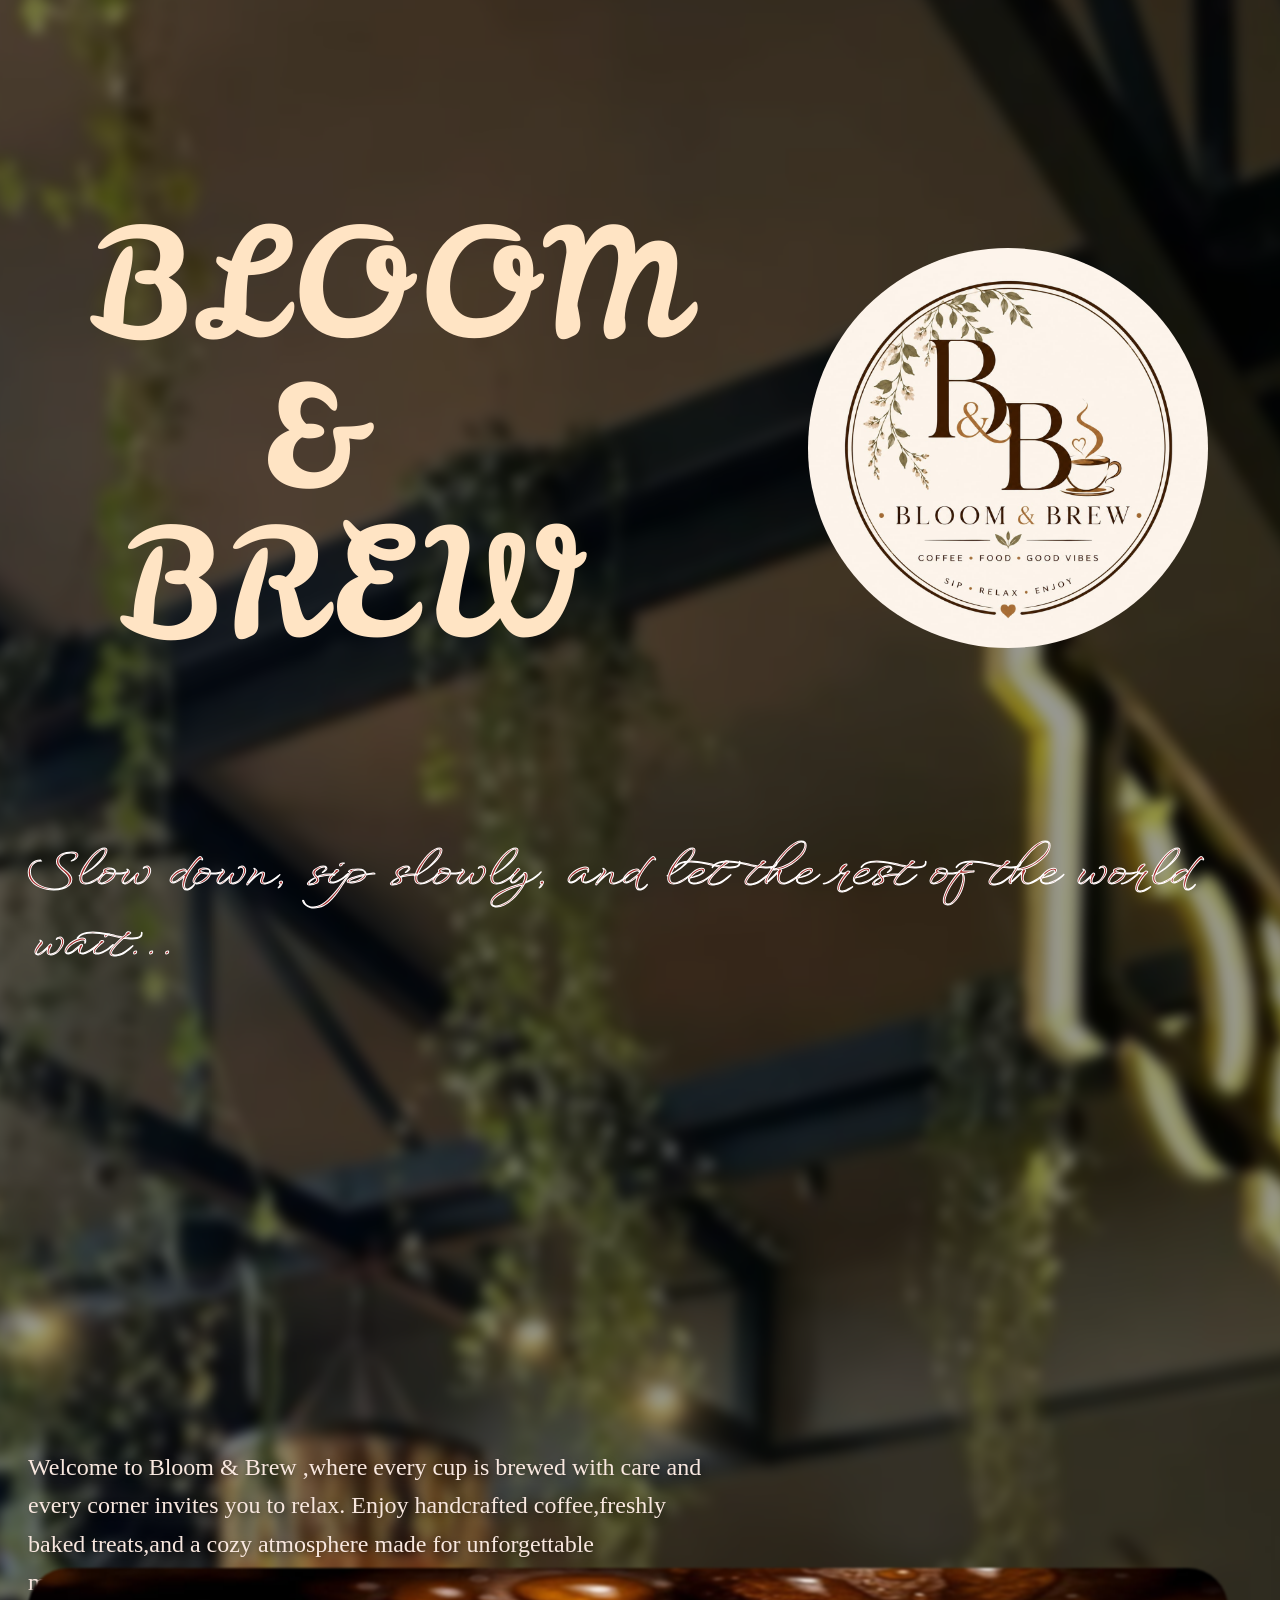
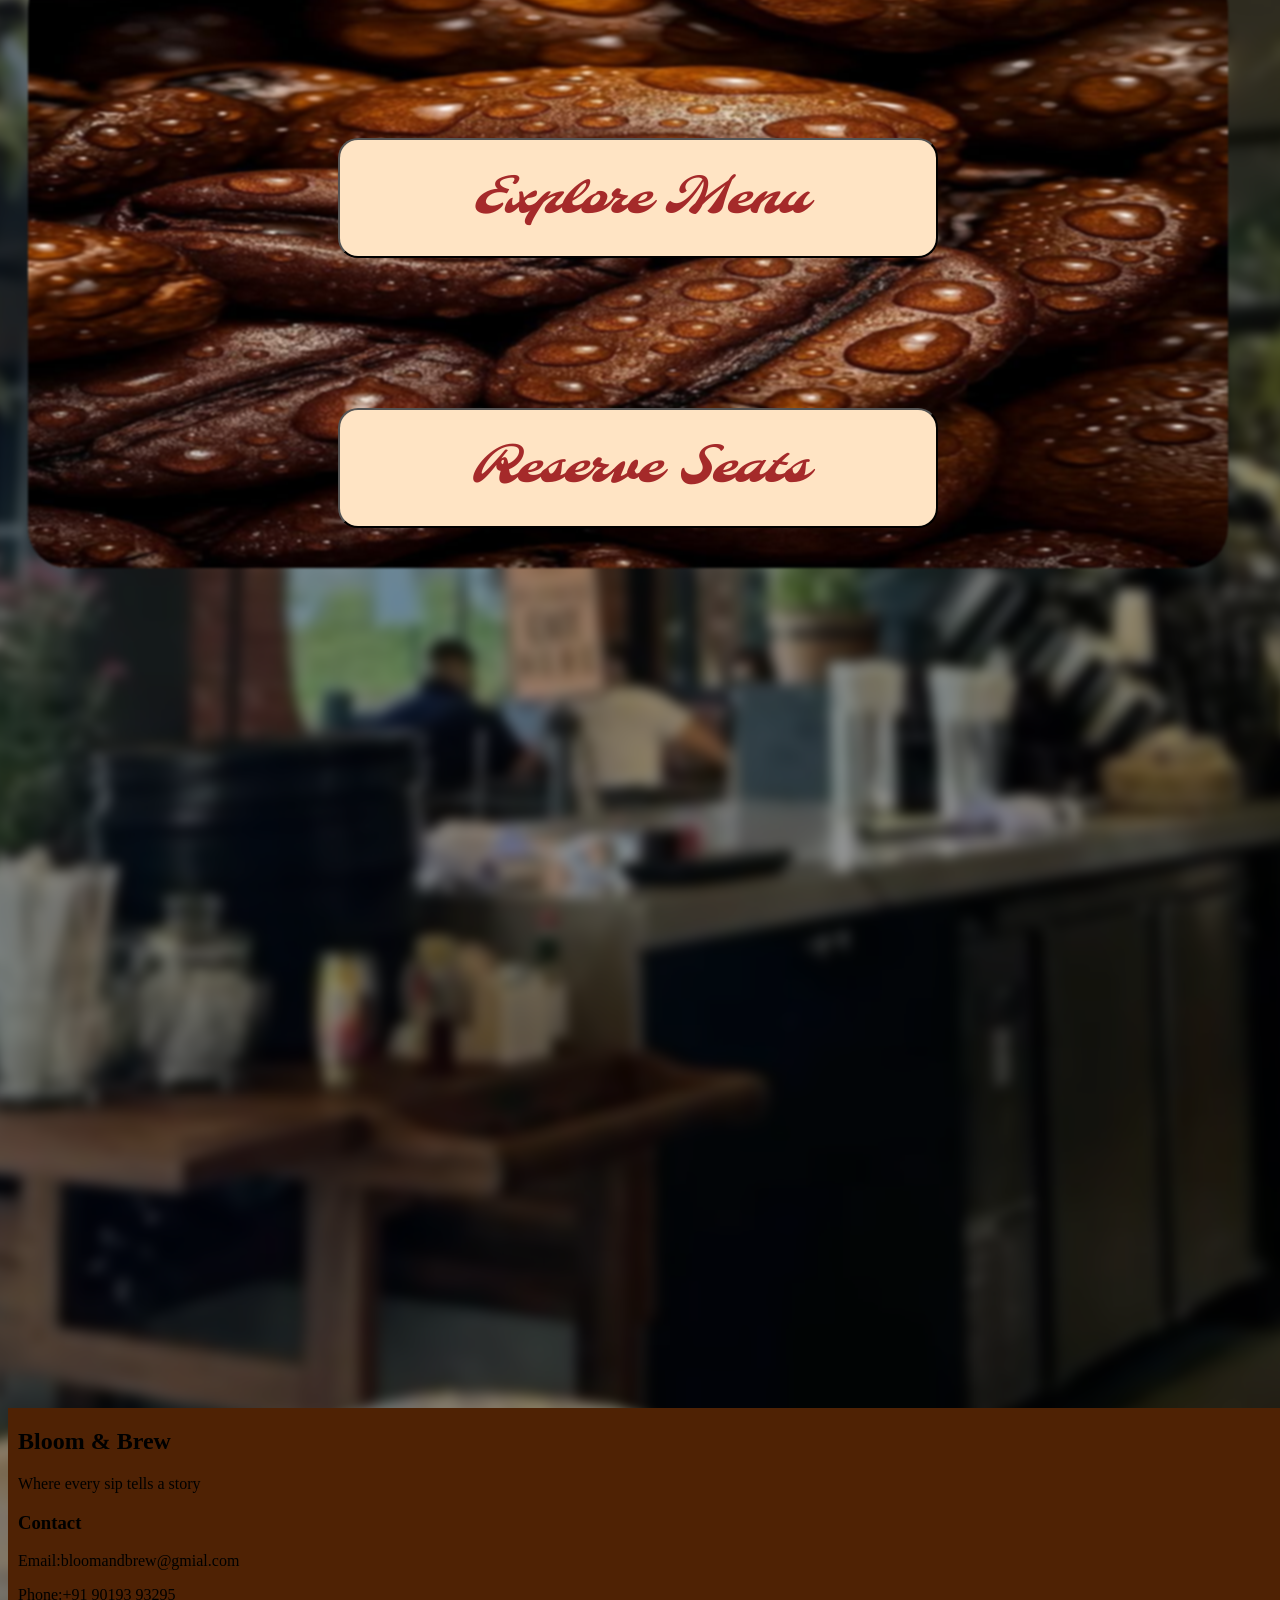
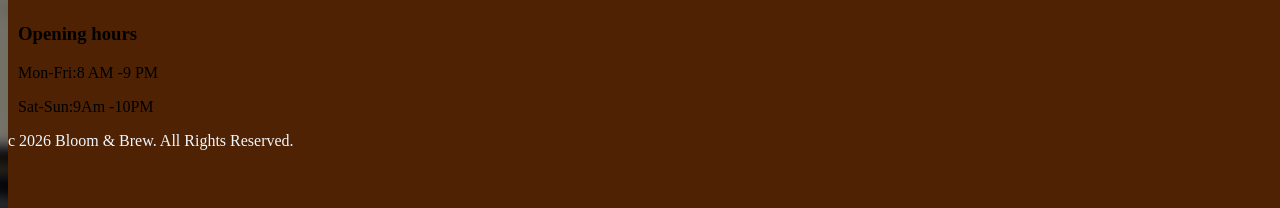
<file: cafewebsite/index.html>
<!DOCTYPE html>
<html lang="en">

<head>
    <meta charset="UTF-8">
    <meta name="viewport" content="width=device-width, initial-scale=1.0">
    <title>BLOOM AND BREW</title>
</head>
<link rel="stylesheet" href="index.css">
<link rel="preconnect" href="https://fonts.googleapis.com">
<link rel="preconnect" href="https://fonts.gstatic.com" crossorigin>
<link href="https://fonts.googleapis.com/css2?family=Leckerli+One&display=swap" rel="stylesheet">
<link rel="preconnect" href="https://fonts.googleapis.com">
<link rel="preconnect" href="https://fonts.gstatic.com" crossorigin>
<link href="https://fonts.googleapis.com/css2?family=WindSong:wght@400;500&display=swap" rel="stylesheet">
<link rel="preconnect" href="https://fonts.googleapis.com">
<link rel="preconnect" href="https://fonts.gstatic.com" crossorigin>
<link href="https://fonts.googleapis.com/css2?family=Molle:ital@1&display=swap" rel="stylesheet">

<div class="hero">
    <div class="blur-bg"></div>
    <div class="butt">

        <div class="blooms">BLOOM </div>
        <div class="and">&</div>
        <div class="brews">BREW</div>
    </div>
    <div class="logo"><img class="logo" src="images.jpg/logo.jpeg" alt="">
    </div>

    <div class="thooughts">

        <div class="thought-content">Slow down, sip  slowly, and  let   the  rest   of  the  world wait...</div>
    </div>

    
<div class="welcome">Welcome to Bloom & Brew ,where every cup is brewed with care and every corner invites you to relax.
    Enjoy handcrafted coffee,freshly baked treats,and a cozy atmosphere made for unforgettable moments.Your Daily Pause<b class="fonts">@ Bloom & Brew</b></div>
  <div class="image"><img width="1200" height="600"  src="images.jpg/background coffee.jpg" alt=""></div>       
<div class="btns">
  <a class="btntext"   href="explore.html" ><button class="btn"><div class="btntexta">Explore Menu</div></button></a>
 <a class="btntexta"   href="reserve.html" ><button class="btna"><div class="btntexta">Reserve Seats</div></button></a>
</div>

</div>

<footer>
    <div class="footer-container">
        <div class="footer-section">
            <h2>Bloom & Brew</h2>
            <p>Where every sip tells a story</p>
        </div>
        <div class="footer-section">
            <h3>Contact</h3>

            <p>Email:bloomandbrew@gmial.com</p>
            <p>Phone:+91 90193 93295</p>
        </div>
        <div class="footer-section">
            <h3>Opening hours</h3>
            <p>Mon-Fri:8 AM -9 PM</p>
            <p>Sat-Sun:9Am -10PM</p>
        </div>
         <div >
        <p class="copyright">c 2026 Bloom & Brew. All Rights Reserved.</p>
          </div>
    </div>
   
</footer>
    




</body>

</html>
</file>
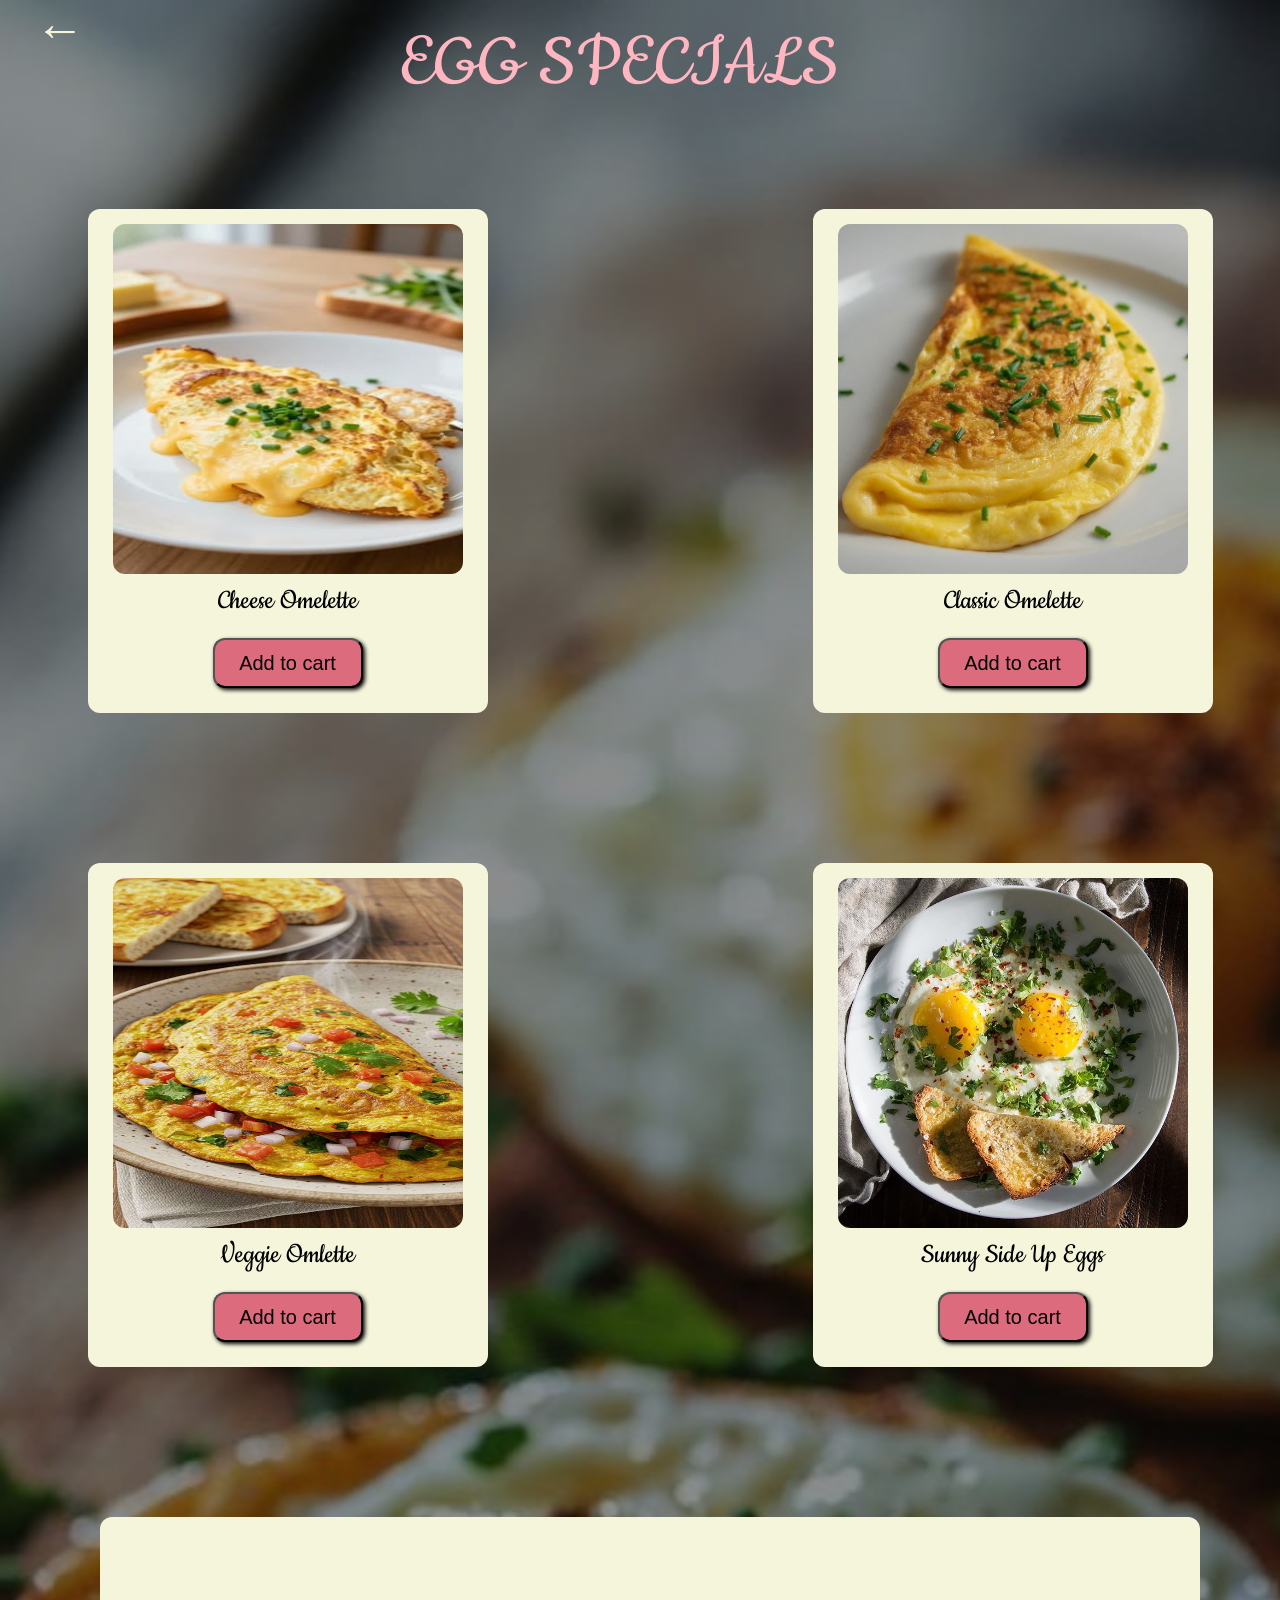
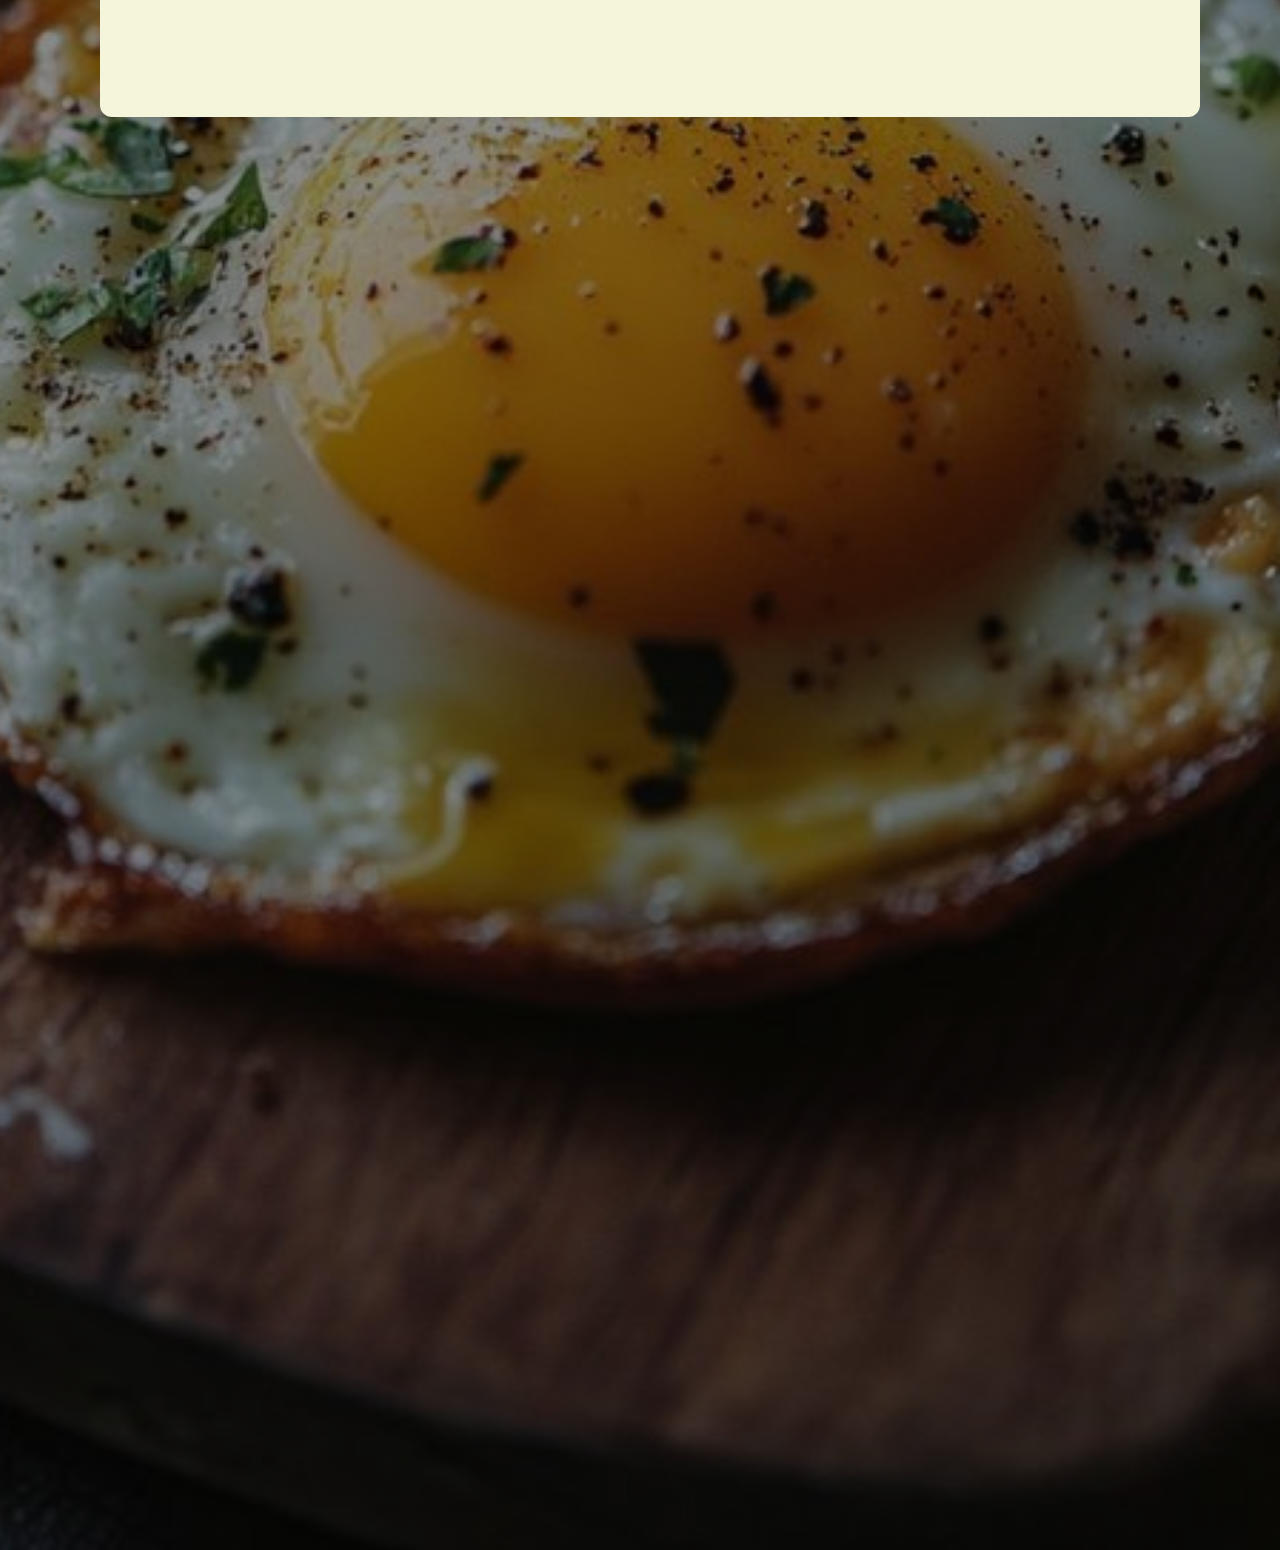
<file: cafewebsite/eggs.html>
<!DOCTYPE html>
<html lang="en">
<head>
    <meta charset="UTF-8">
    <meta name="viewport" content="width=device-width, initial-scale=1.0">
    <title>Pancakes</title>
    <link rel="stylesheet" href="eggs.css">
    <link rel="preconnect" href="https://fonts.googleapis.com">
<link rel="preconnect" href="https://fonts.gstatic.com" crossorigin>
<link href="https://fonts.googleapis.com/css2?family=Cookie&display=swap" rel="stylesheet">
    
</head>
<body>

    <div class="stiff">
        <div class="backs"></div>
        <a href="explore.html"><p class="f">&larr;</p></a>
        <div class="heading">EGG SPECIALS</div>

        <div class="blo">

            <div class="p1">
                <div class="ip1">
                    <img src="images.jpg/cheese omelette.jpg" alt="Nutella Pancake">
                    <div>Cheese Omelette </div> 
                    <div ><button class="butti">Add to cart</button></div>
                    
                </div>
            </div>

            <div class="p1">
                <div class="ip1">
                    <img src="images.jpg/classic omelette.jpg" alt="Biscoff Caramel Pancakes">
                    <div>Classic Omelette</div>
                     <div ><button class="butti">Add to cart</button></div>
                </div>

            </div>

            <div class="p1">
                <div class="ip1">
                    <img src="images.jpg/veggie omlette.jpg" alt="Berry Compote Drizzled Pancake">
                    <div>Veggie Omlette</div>
                    <div ><button class="butti">Add to cart</button></div>
                </div>
            </div>

            <div class="p1">
                <div class="ip1">
                    <img src="images.jpg/Sunny Side Up Eggs With Sea Salt, Cilantro And Red Pepper Recipe _ The Feedfeed.jpg" alt="Japanese Fluffy Soufflé Pancakes">
                    <div>Sunny Side Up Eggs </div>
                    <div ><button class="butti">Add to cart</button></div>
                </div>
            </div>
             

        </div>
        <div class="descrip" >
            <div class="love">

</div>
        </div>
    </div>

</body>
</html>
</file>
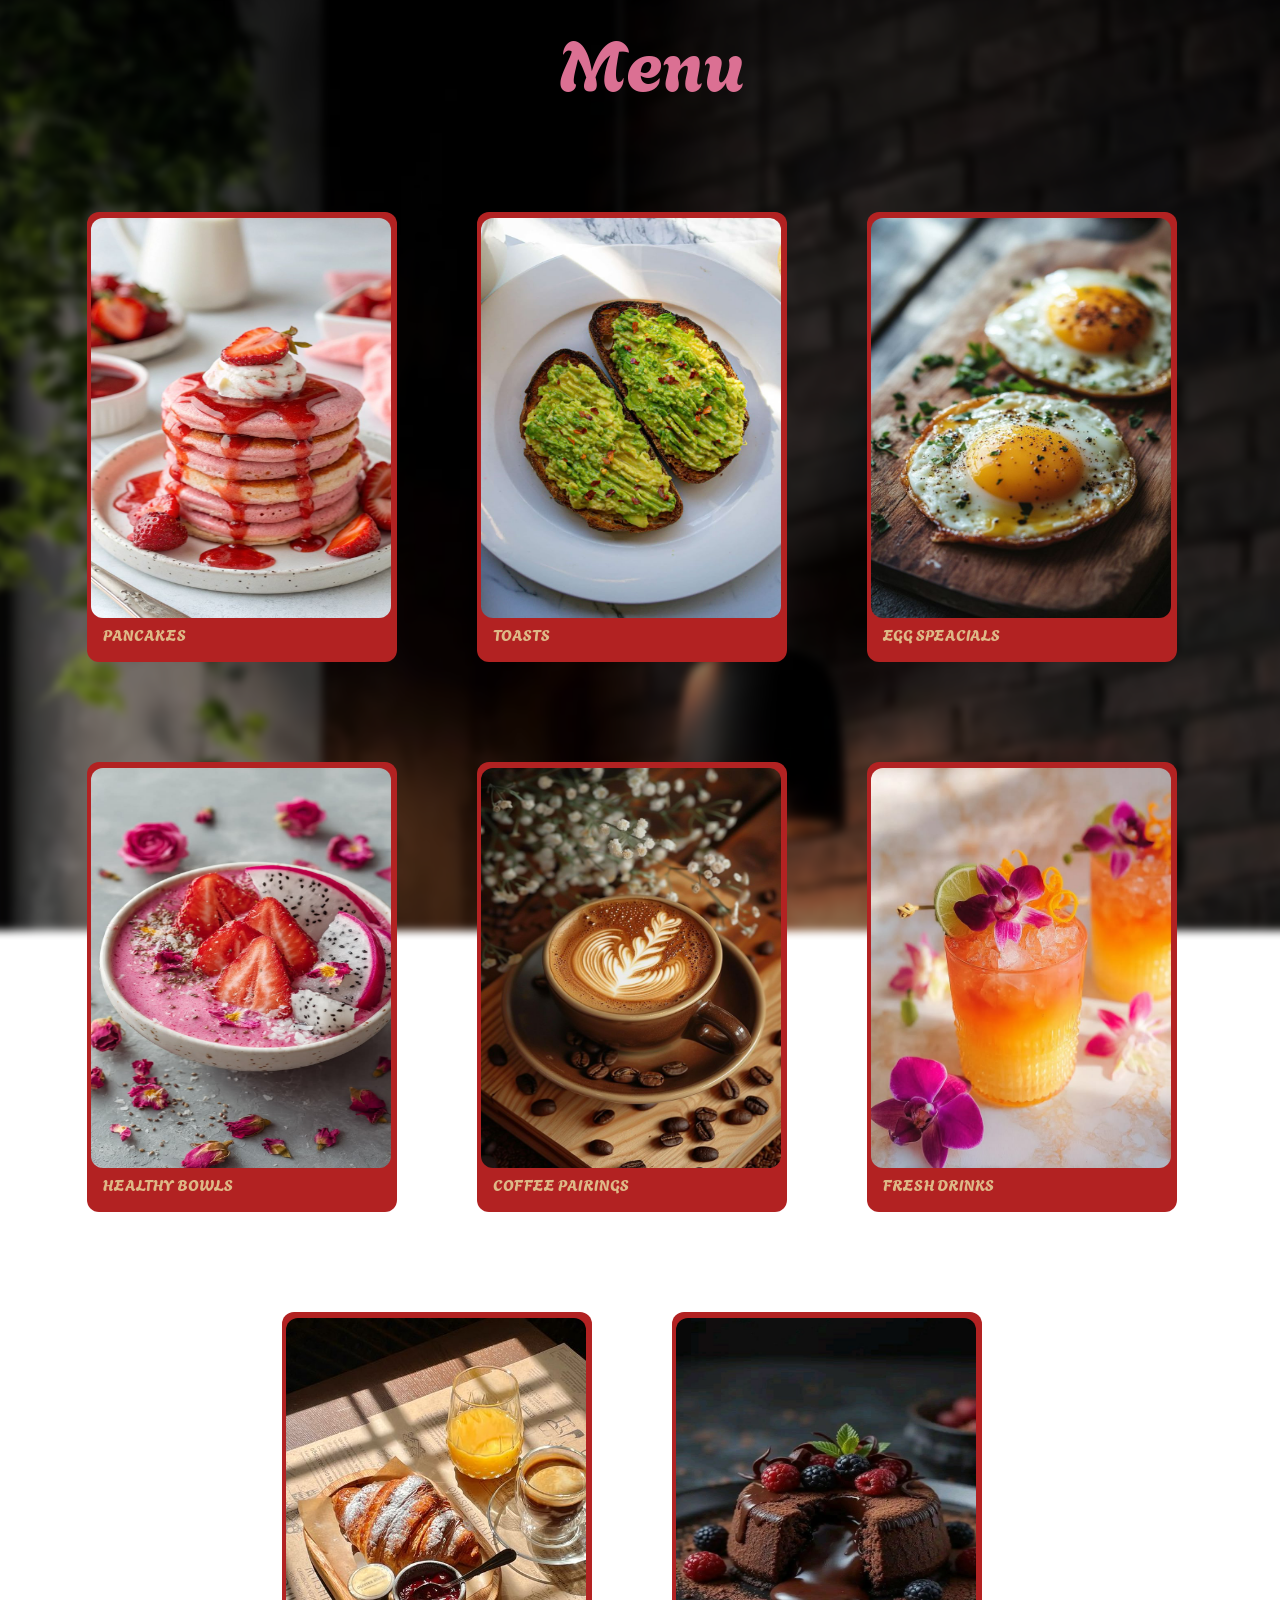
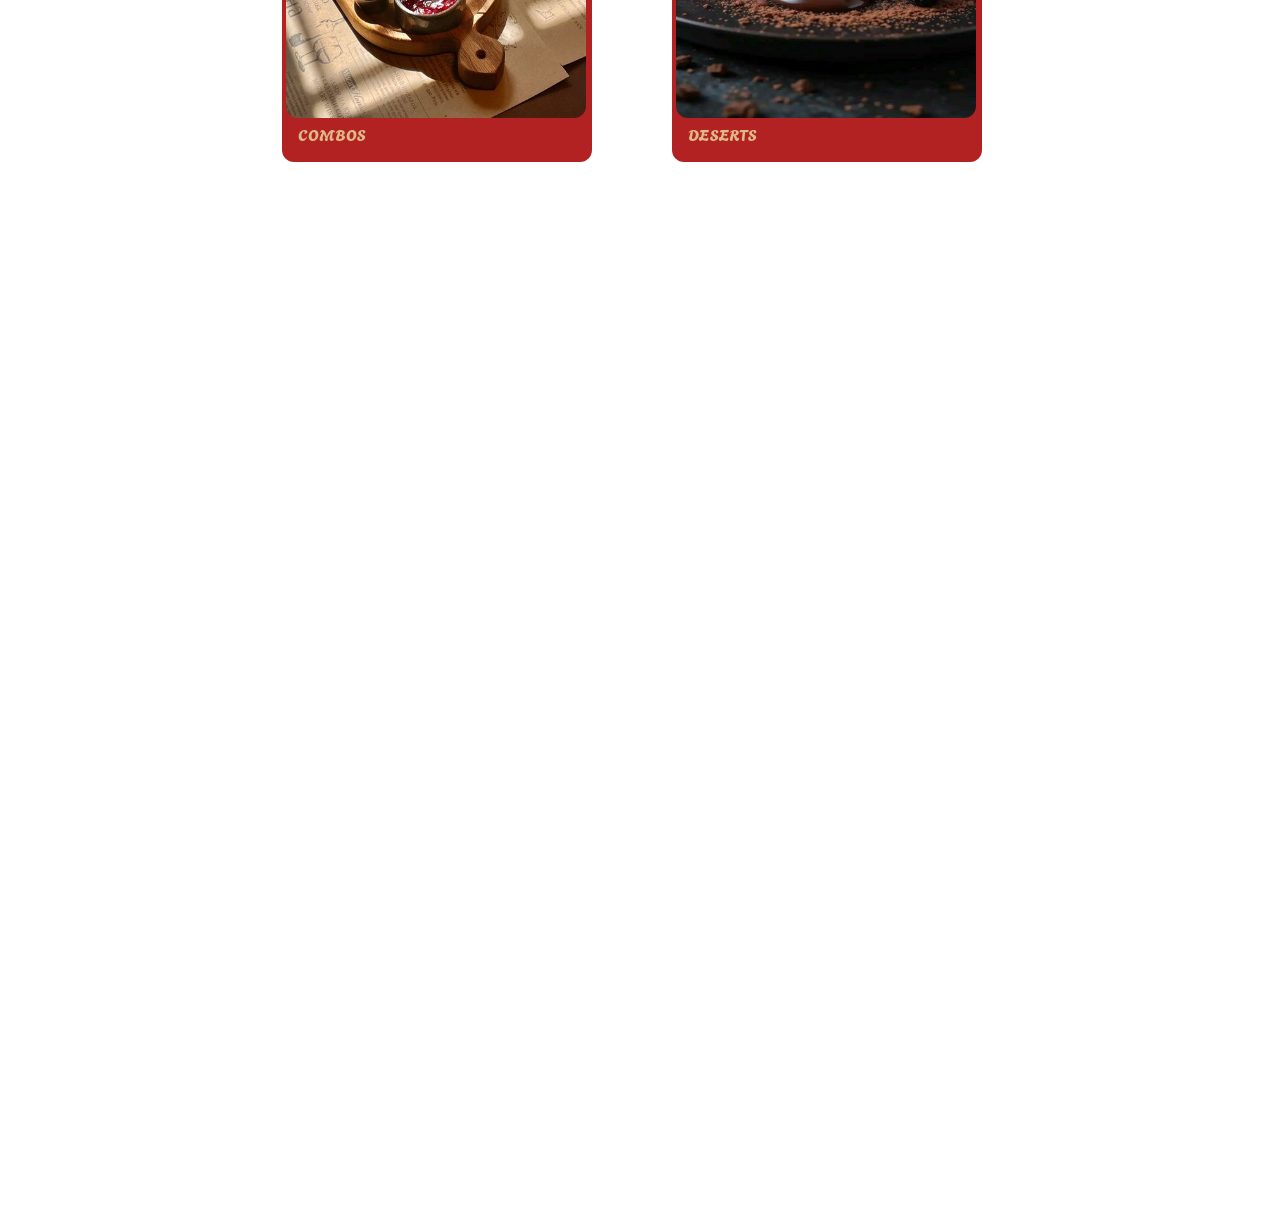
<file: cafewebsite/explore.html>
<!DOCTYPE html>
<html lang="en">

<head>
    <meta charset="UTF-8">
    <meta name="viewport" content="width=device-width, initial-scale=1.0">
    <title>Document</title>
</head>
<link rel="stylesheet" href="explore.css">
<link rel="preconnect" href="https://fonts.googleapis.com">
<link rel="preconnect" href="https://fonts.gstatic.com" crossorigin>
<link href="https://fonts.googleapis.com/css2?family=Agbalumo&display=swap" rel="stylesheet">

<body>
    <div class="back"></div>
    <div class="menu">Menu</div>
    <div class="container">
        <div class="menus">
            <div class="menu-row">
                <div class="eggl">
                    <div class="pancakes"><a href="pancakes.html"><img height="400px" width="300px" src="images.jpg/pancake display.jpg"
                            alt="pancake"></a>
                        <div class="toastletters">PANCAKES</div>
                    </div>
                </div>
                

                <div class="eggl">
                <div class="toasts"><a href="toasts.html"><img height="400px" width="300px" src="images.jpg/toast display.jpg" alt="toasts"></a>
                    <div class="toastletters">TOASTS</div>
                </div></div>
            
            <div class="eggl"><div class="egg"><img height="400px" width="300px" src="images.jpg/egg specail dispaly.jpg" alt="">
            
            <div class="eggletters">EGG SPEACIALS</div>
        </div></div></div>
        <div class="menu-row">
            <div class="eggl"> <div class="bowls"><a href="healthy.html"><img height="400px" width="300px" src="images.jpg/healthy bowl display.jpg" alt=""></a>
            </div>
        <div class="bowlsletters">HEALTHY BOWLS</div></div>
             <div class="eggl"><div class="coffee"><img height="400px" width="300px" src="images.jpg/coffee pairings display.jpg" alt="">
            </div><div class="coffeeletters">COFFEE PAIRINGS</div></div>
            <div class="eggl"><div class="drinks"><img height="400px" width="300px" src="images.jpg/drinks display.jpg" alt=""></div> <div class="drinksletters">FRESH DRINKS</div>
        </div></div>
        <div class="menu-row">
            <div class="eggl"><div class="combos"><img height="400px" width="300px" src="images.jpg/combo display.jpg" alt=""></div><div class="combosletters">COMBOS</div></div>
           <div class="eggl"> <div class="deserts"><img height="400px" width="300px" src="images.jpg/deserts display.jpg" alt="">
            </div><div class="desertsletters">DESERTS</div></div>
        </div>
    </div>
    </div>
    </div>

</body>

</html>
</file>
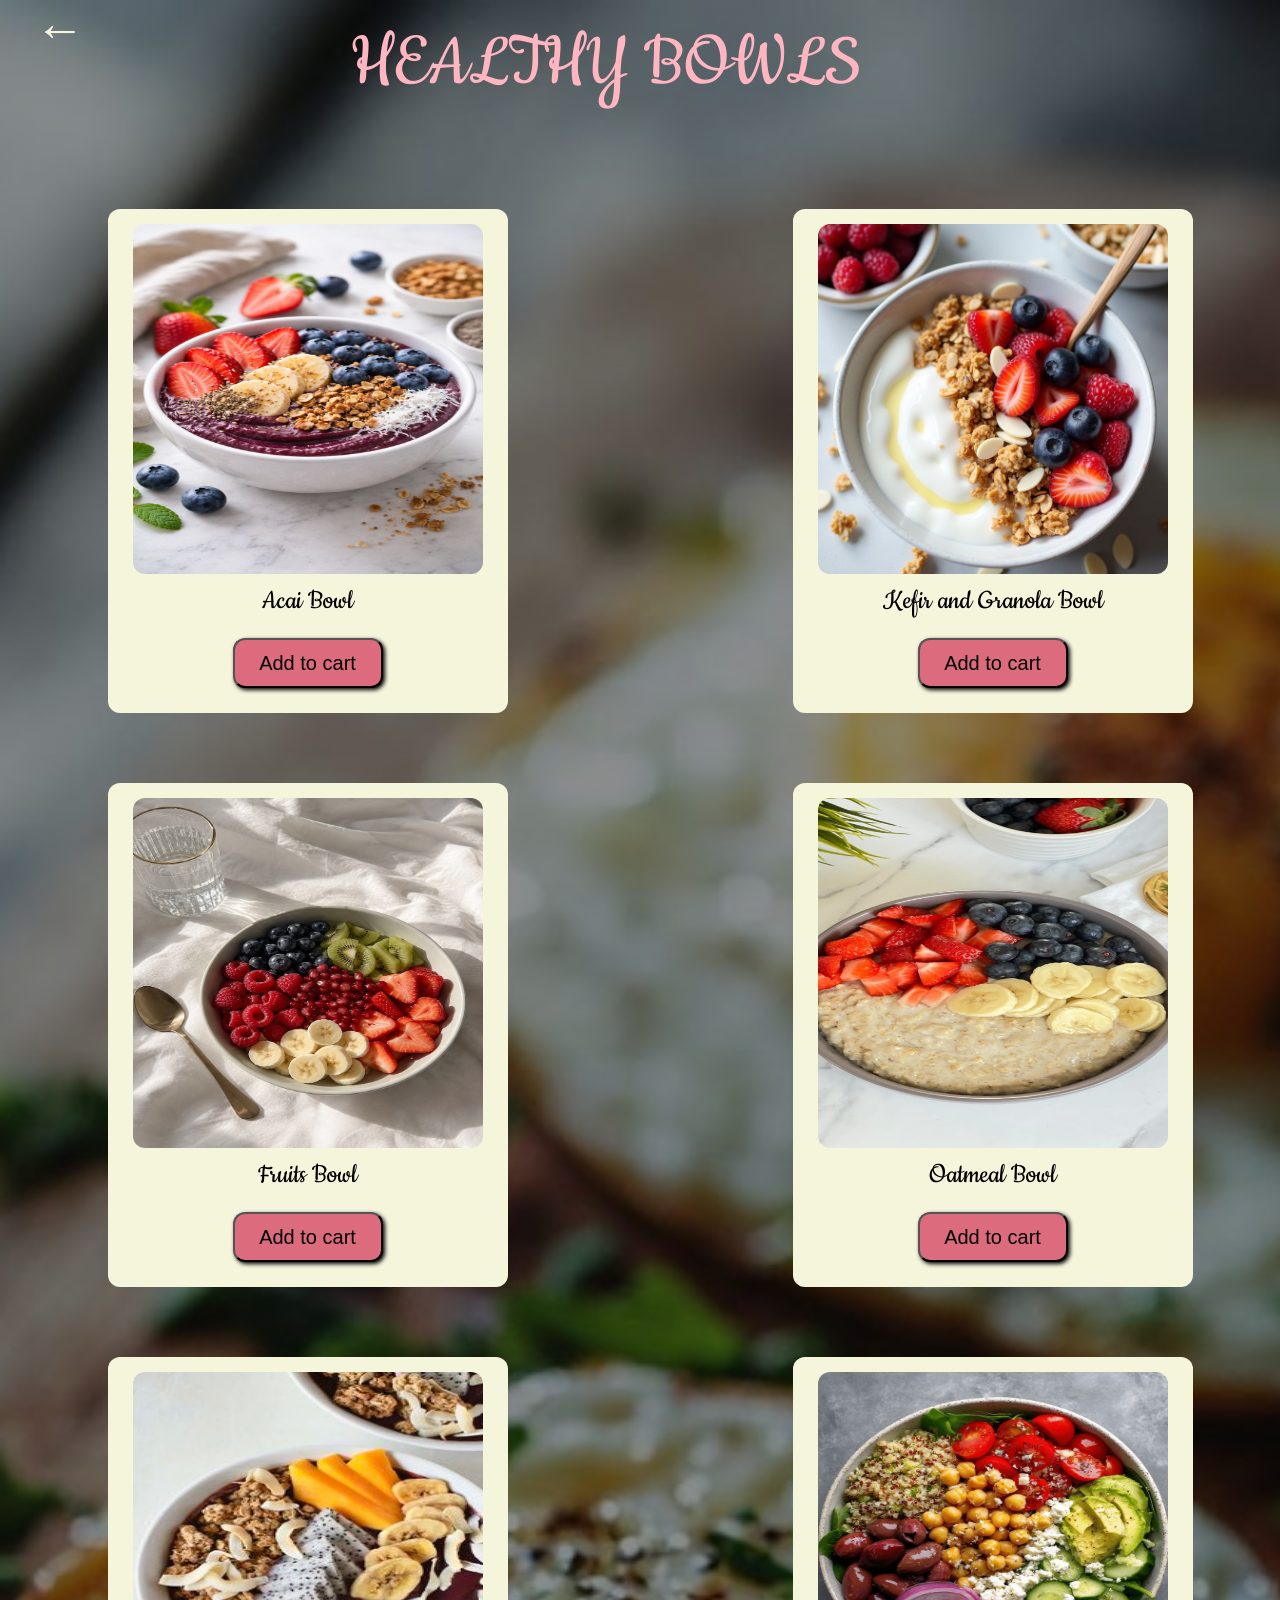
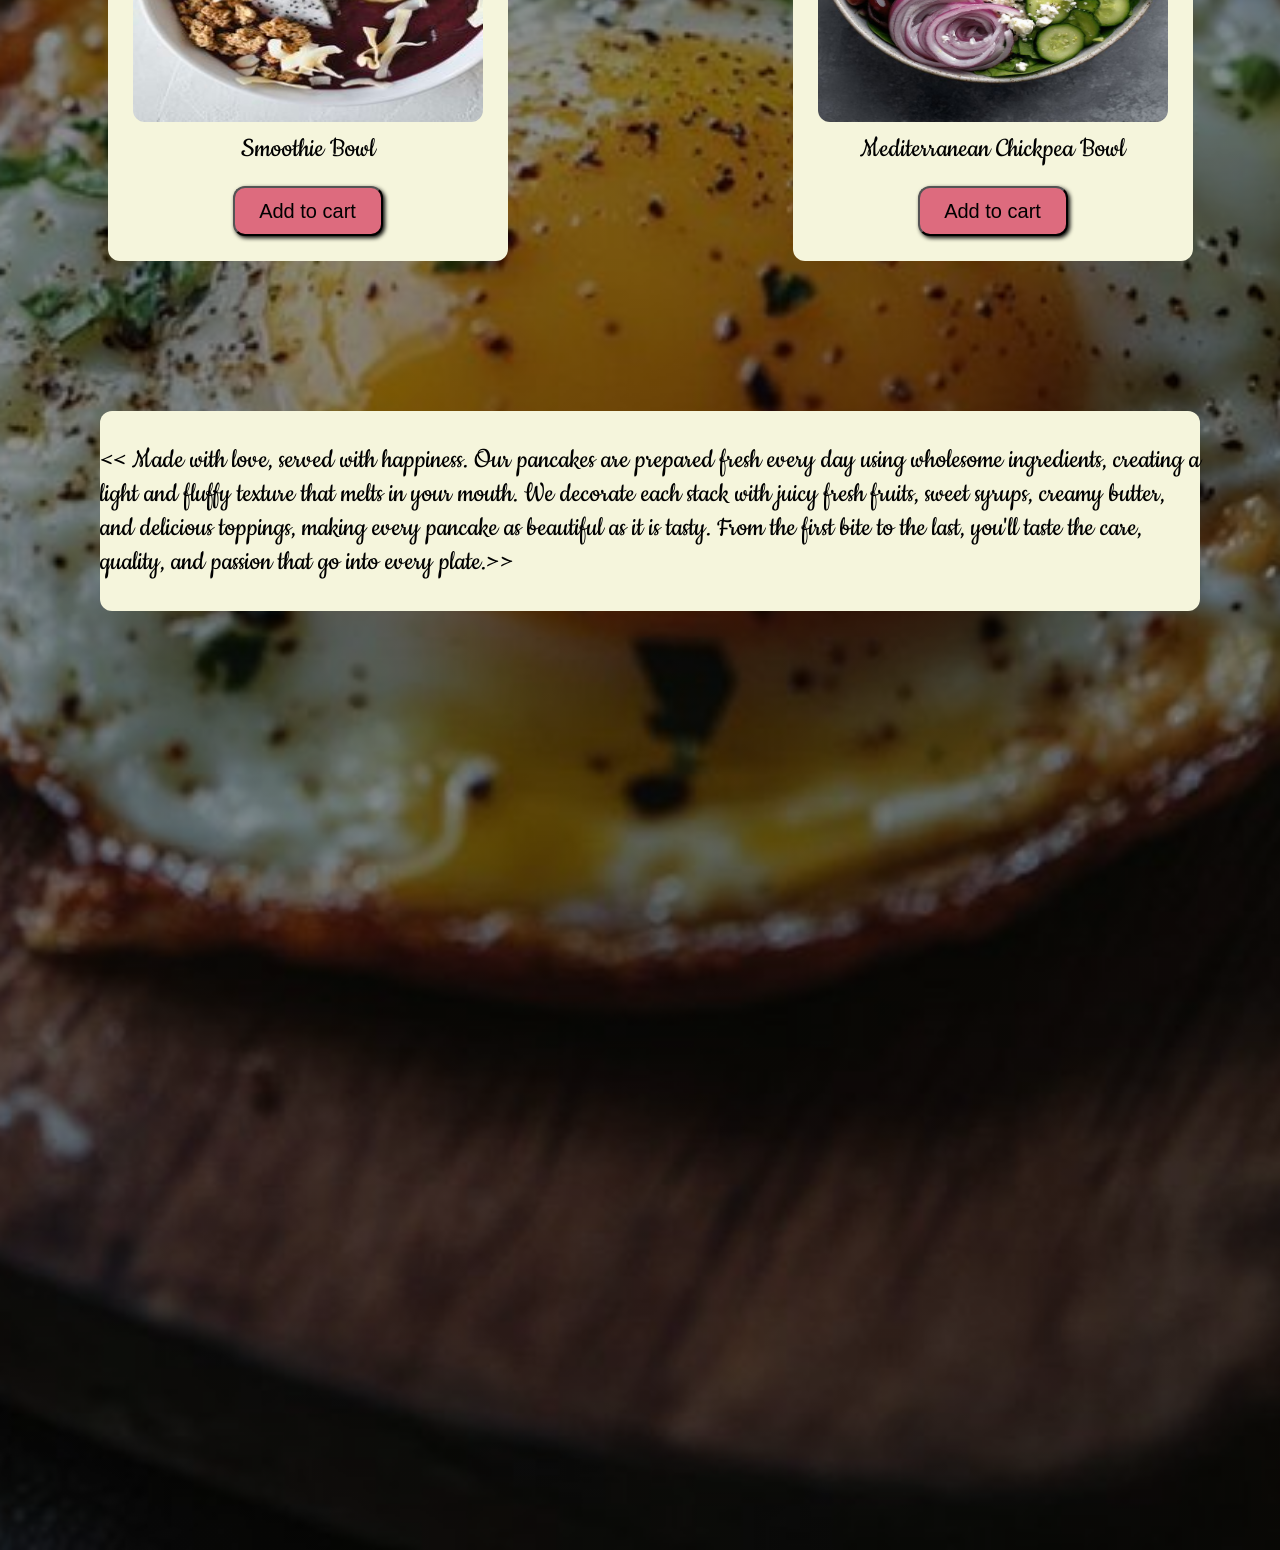
<file: cafewebsite/healthy.html>
<!DOCTYPE html>
<html lang="en">
<head>
    <meta charset="UTF-8">
    <meta name="viewport" content="width=device-width, initial-scale=1.0">
    <title>healthy bowls</title>
    <link rel="stylesheet" href="healthy.css">
    <link rel="preconnect" href="https://fonts.googleapis.com">
<link rel="preconnect" href="https://fonts.gstatic.com" crossorigin>
<link href="https://fonts.googleapis.com/css2?family=Cookie&display=swap" rel="stylesheet">
    
</head>
<body>

    <div class="stiff">
        <div class="backs"></div>
        <a href="explore.html"><p class="f">&larr;</p></a>
        <div class="heading">HEALTHY BOWLS</div>

        <div class="blo">

            <div class="p1">
                <div class="ip1">
                    <img src="images.jpg/acai bowl.jpg" alt="Nutella Pancake">
                    <div>Acai Bowl</div> 
                    <div ><button class="butti">Add to cart</button></div>
                    
                </div>
            </div>

            <div class="p1">
                <div class="ip1">
                    <img src="images.jpg/Kefir and Granola Bowl.jpg" alt="Biscoff Caramel Pancakes">
                    <div>Kefir and Granola Bowl</div>
                     <div ><button class="butti">Add to cart</button></div>
                </div>

            </div>

            <div class="p1">
                <div class="ip1">
                    <img src="images.jpg/Fruits 🍉 bowl.jpg" alt="Berry Compote Drizzled Pancake">
                    <div>Fruits Bowl</div>
                    <div ><button class="butti">Add to cart</button></div>
                </div>
            </div>

            <div class="p1">
                <div class="ip1">
                    <img src="images.jpg/oatmeal bowl.jpg" alt="Japanese Fluffy Soufflé Pancakes">
                    <div>Oatmeal Bowl</div>
                    <div ><button class="butti">Add to cart</button></div>
                </div>
            </div>
            <div class="p1">
                <div class="ip1">
                    <img src="images.jpg/Smoothie Bowl Recipe.jpg" alt="Japanese Fluffy Soufflé Pancakes">
                    <div>Smoothie Bowl</div>
                    <div ><button class="butti">Add to cart</button></div>
                </div>
            </div>
             <div class="p1">
                <div class="ip1">
                    <img src="images.jpg/Mediterranean Chickpea Bowl _ Check out the Link In My Bio.jpg" alt="Japanese Fluffy Soufflé Pancakes">
                    <div>Mediterranean Chickpea Bowl</div>
                    <div ><button class="butti">Add to cart</button></div>
                </div>
            </div>

        </div>
        <div class="descrip" >
            <div class="love"><< Made with love, served with happiness. Our pancakes are prepared fresh every day using wholesome ingredients,
                 creating a light and fluffy texture that melts in your mouth. We decorate each
                 stack with juicy fresh fruits, sweet syrups, creamy butter, and delicious toppings, making every pancake as 
                 beautiful as it is tasty. From the first bite to the last, you'll taste the care,
                  quality, and passion that go into every plate.>>
</div>
        </div>
    </div>

</body>
</html>
</file>
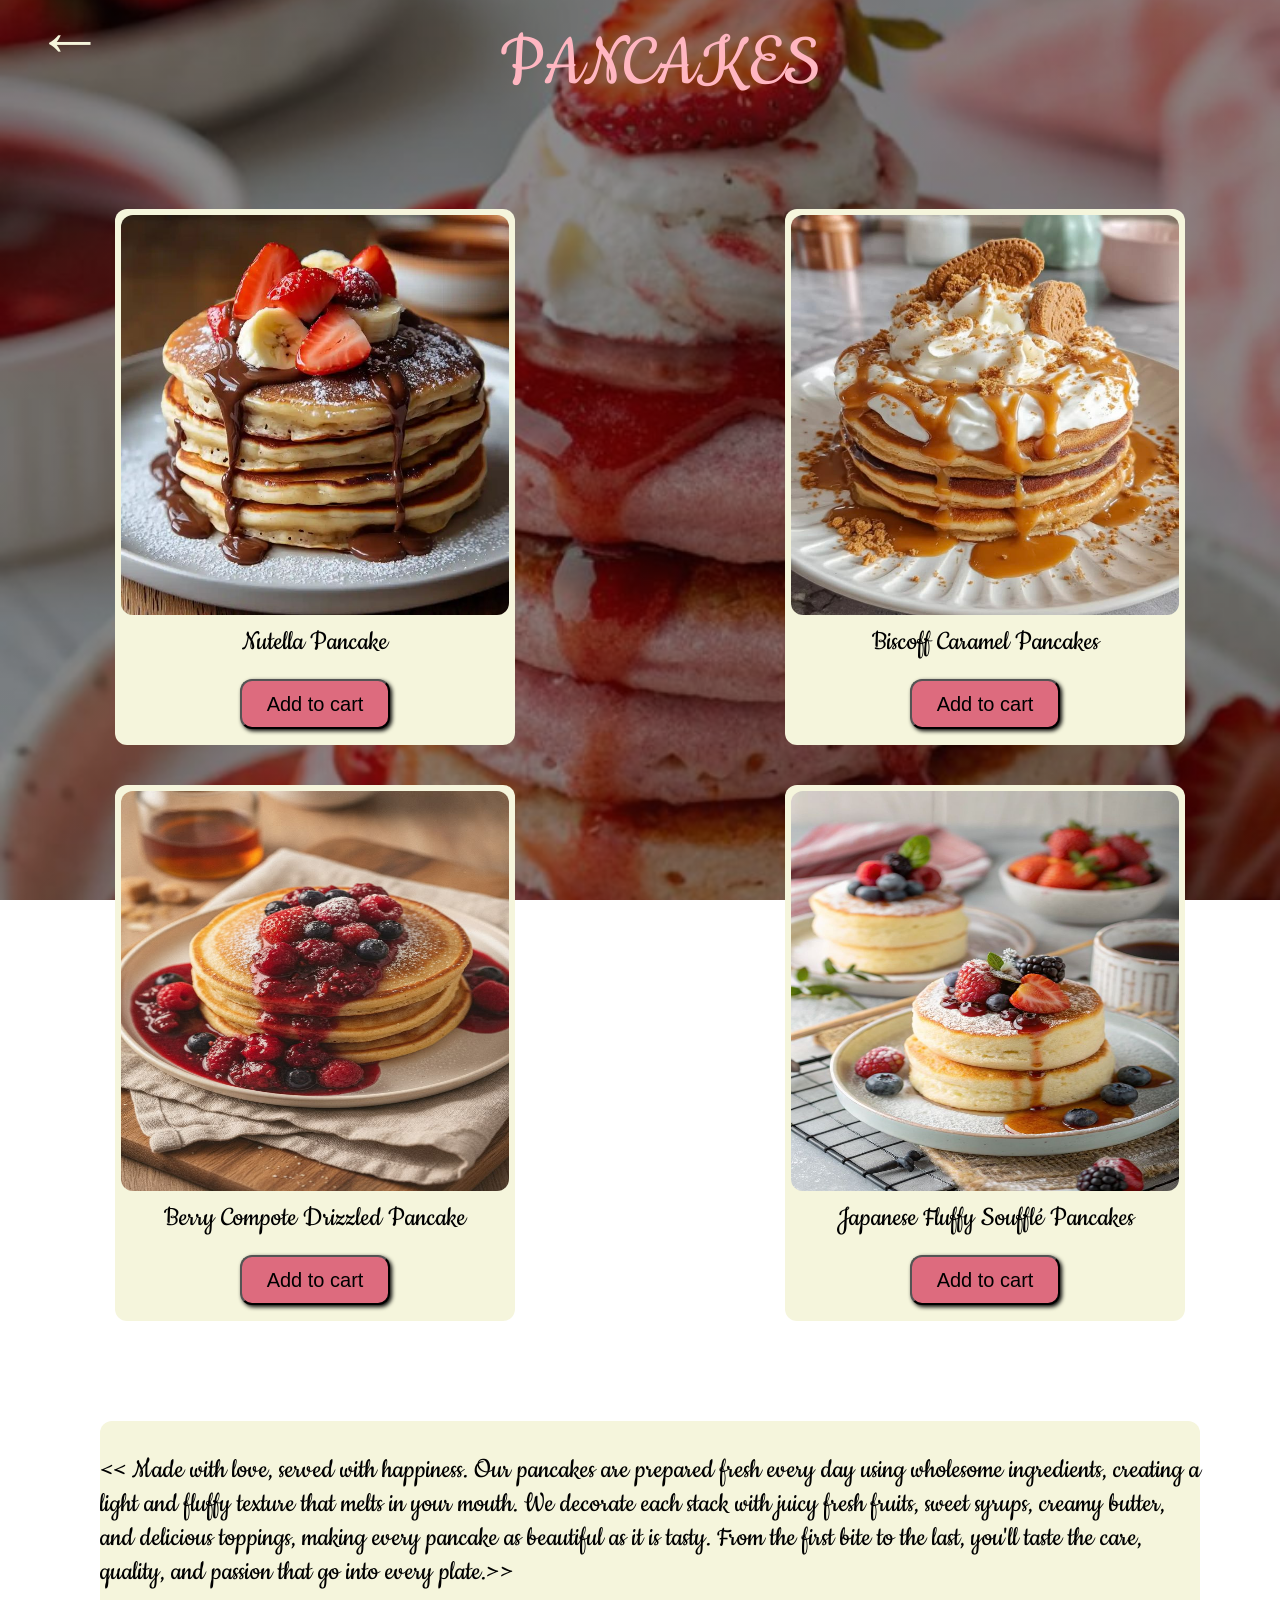
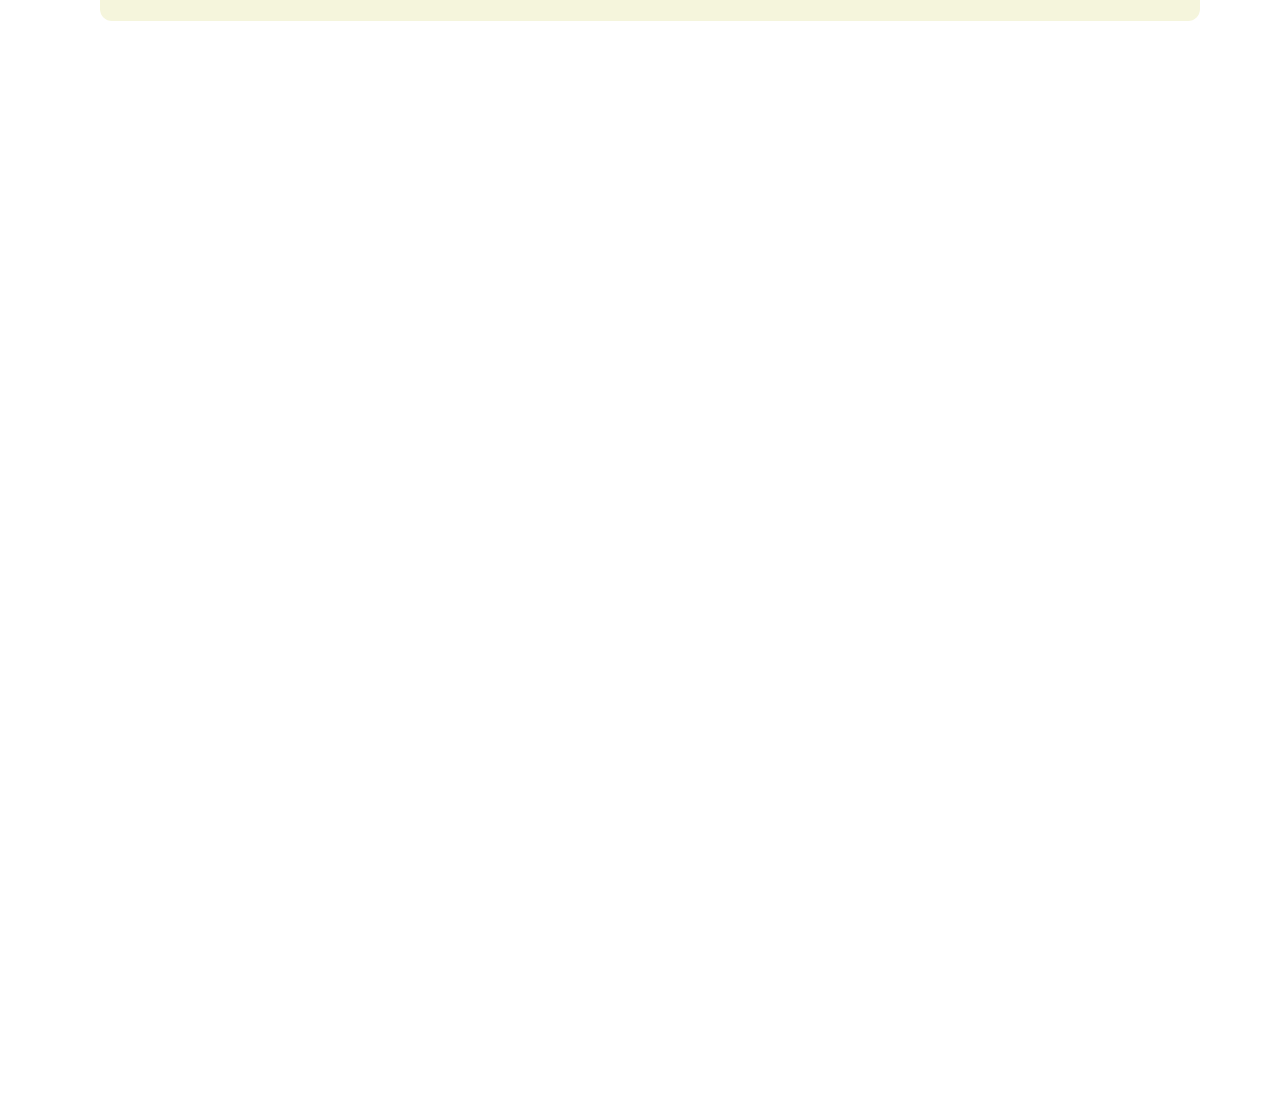
<file: cafewebsite/pancakes.html>
<!DOCTYPE html>
<html lang="en">
<head>
    <meta charset="UTF-8">
    <meta name="viewport" content="width=device-width, initial-scale=1.0">
    <title>Pancakes</title>
    <link rel="stylesheet" href="pancakes.css">
    <link rel="preconnect" href="https://fonts.googleapis.com">
<link rel="preconnect" href="https://fonts.gstatic.com" crossorigin>
<link href="https://fonts.googleapis.com/css2?family=Cookie&display=swap" rel="stylesheet">
    
</head>
<body>

    <div class="stiff">
        <div class="backs"></div>
        <a href="explore.html"><p class="f">&larr;</p></a>
        <div class="heading">PANCAKES</div>

        <div class="blo">

            <div class="p1">
                <div class="ip1">
                    <img src="images.jpg/nutella pancakes.jpg" alt="Nutella Pancake">
                    <div>Nutella Pancake</div> 
                    <div ><button class="butti">Add to cart</button></div>
                    
                </div>
            </div>

            <div class="p1">
                <div class="ip1">
                    <img src="images.jpg/Biscoff Caramel Pancakes.jpg" alt="Biscoff Caramel Pancakes">
                    <div>Biscoff Caramel Pancakes</div>
                     <div ><button class="butti">Add to cart</button></div>
                </div>

            </div>

            <div class="p1">
                <div class="ip1">
                    <img src="images.jpg/berry compote drizzeled panckae.jpg" alt="Berry Compote Drizzled Pancake">
                    <div>Berry Compote Drizzled Pancake</div>
                    <div ><button class="butti">Add to cart</button></div>
                </div>
            </div>

            <div class="p1">
                <div class="ip1">
                    <img src="images.jpg/japaneses fluffy souffle pancakes.jpg" alt="Japanese Fluffy Soufflé Pancakes">
                    <div>Japanese Fluffy Soufflé Pancakes</div>
                    <div ><button class="butti">Add to cart</button></div>
                </div>
            </div>

        </div>
        <div class="descrip" >
            <div class="love"><< Made with love, served with happiness. Our pancakes are prepared fresh every day using wholesome ingredients,
                 creating a light and fluffy texture that melts in your mouth. We decorate each
                 stack with juicy fresh fruits, sweet syrups, creamy butter, and delicious toppings, making every pancake as 
                 beautiful as it is tasty. From the first bite to the last, you'll taste the care,
                  quality, and passion that go into every plate.>>
</div>
        </div>
    </div>

</body>
</html>
</file>
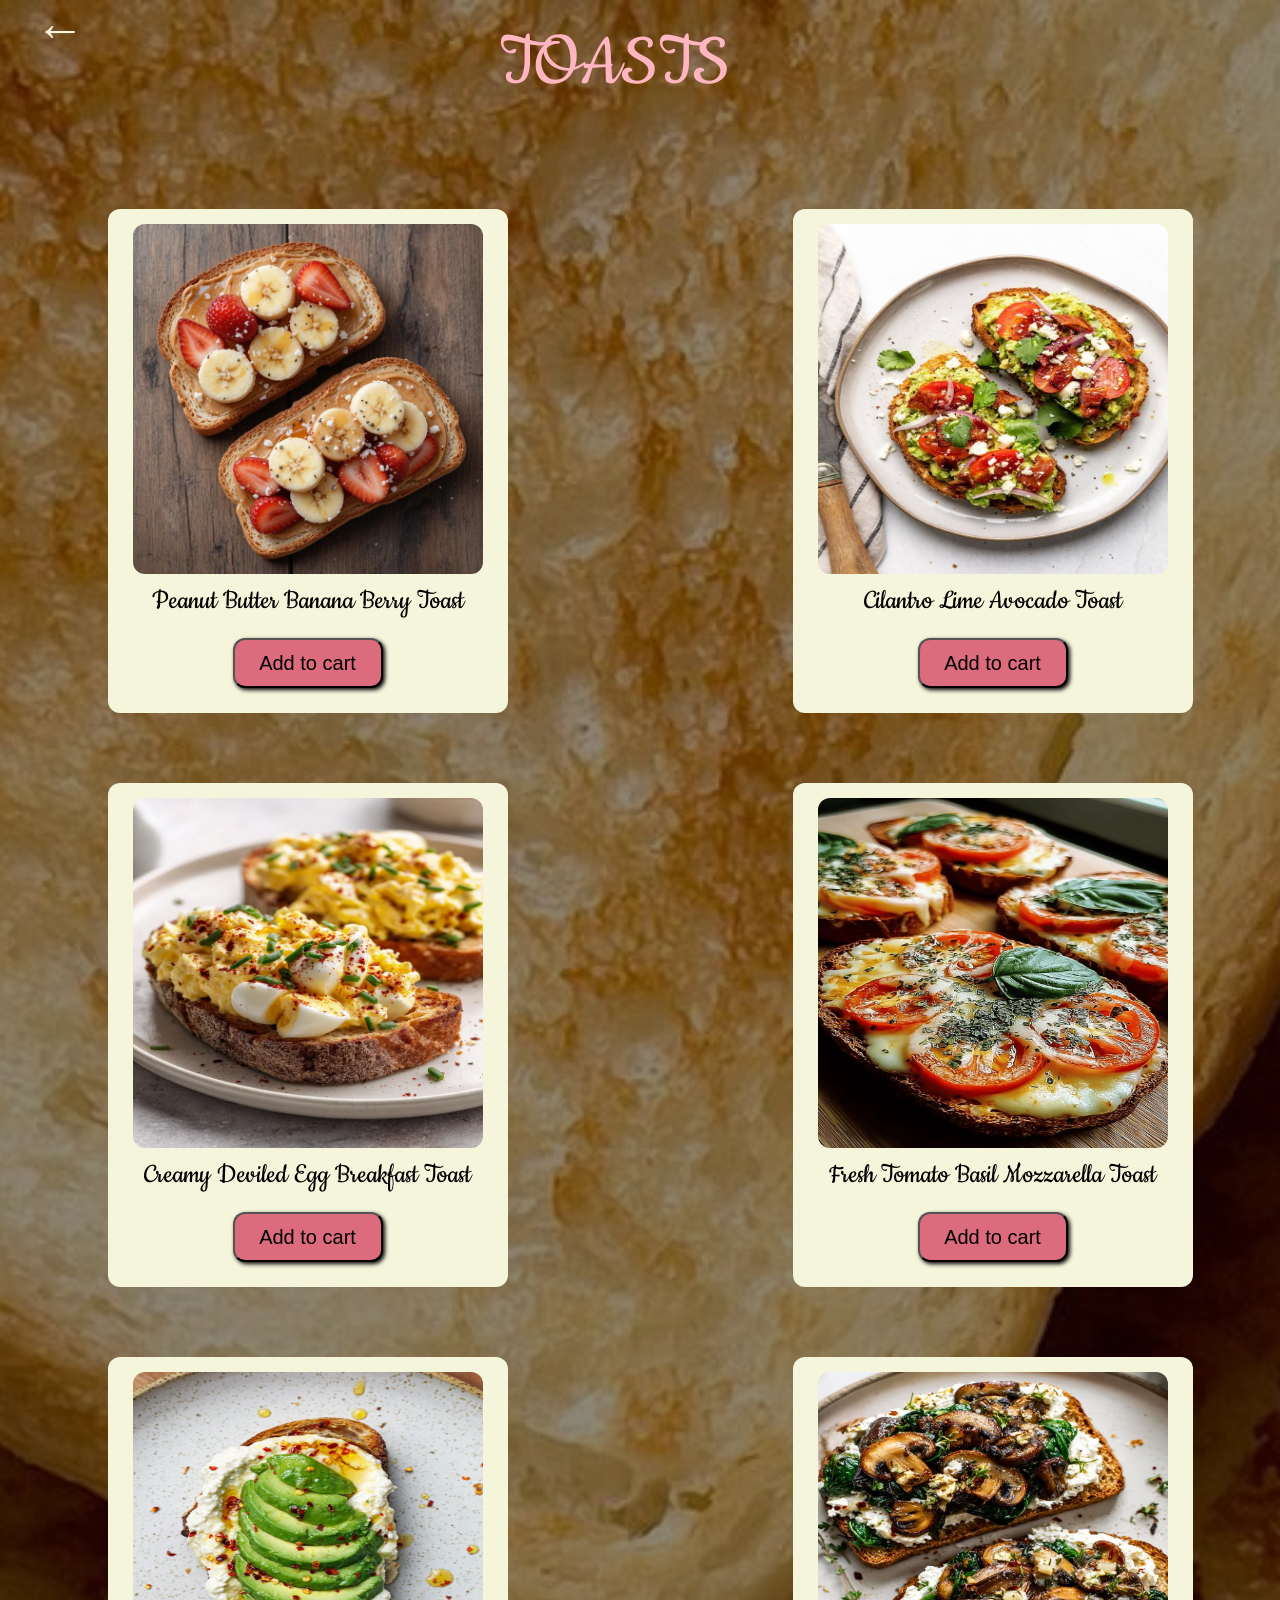
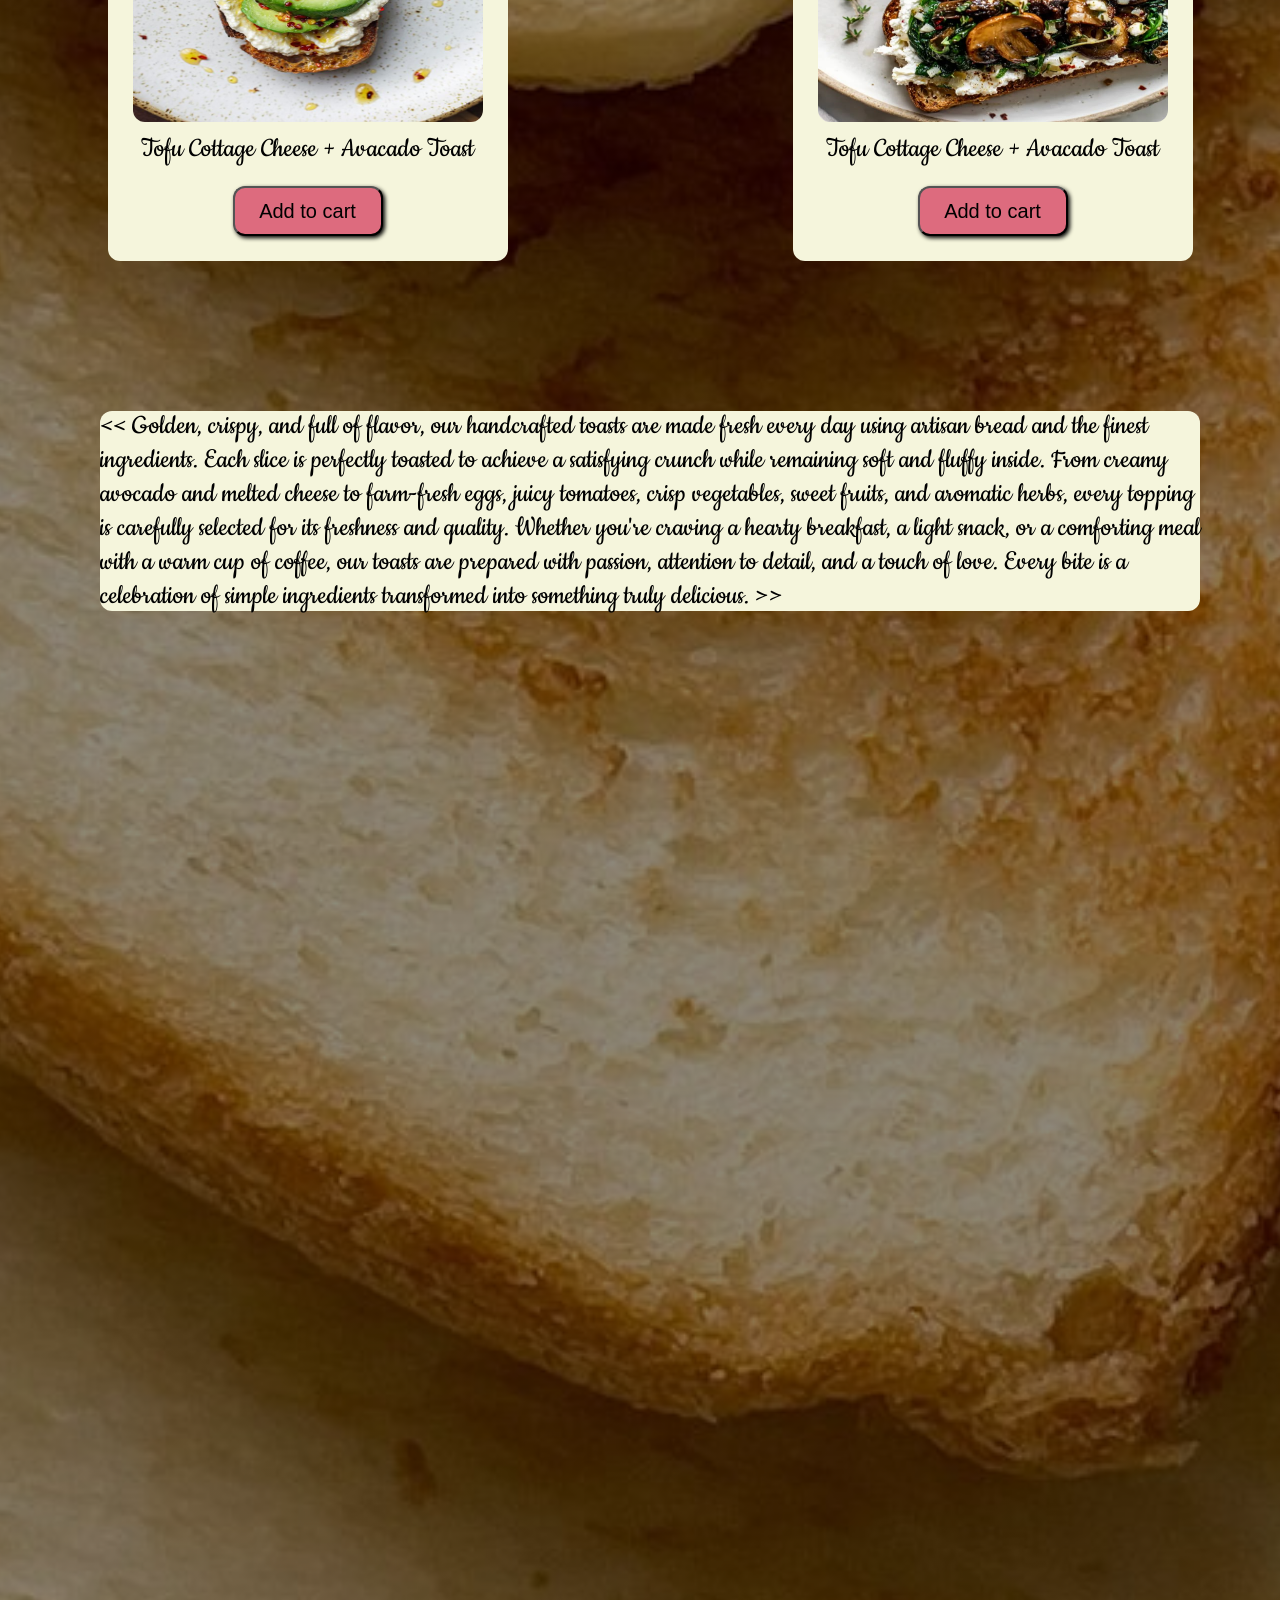
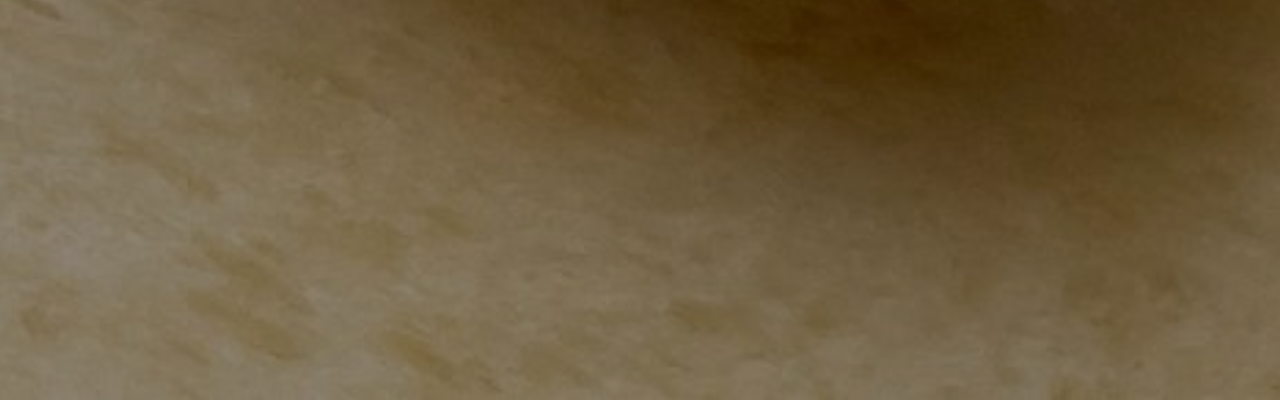
<file: cafewebsite/toasts.html>
<!DOCTYPE html>
<html lang="en">
<head>
    <meta charset="UTF-8">
    <meta name="viewport" content="width=device-width, initial-scale=1.0">
    <title>Pancakes</title>
    <link rel="stylesheet" href="toasts.css">
    <link rel="preconnect" href="https://fonts.googleapis.com">
<link rel="preconnect" href="https://fonts.gstatic.com" crossorigin>
<link href="https://fonts.googleapis.com/css2?family=Cookie&display=swap" rel="stylesheet">
    
</head>
<body>

    <div class="stiff">
        <div class="backs"></div>
        <a href="explore.html"><p class="f">&larr;</p></a>
        <div class="heading">TOASTS</div>

        <div class="blo">

            <div class="p1">
                <div class="ip1">
                    <img src="images.jpg/Peanut Butter Banana Berry Toast.jpg" alt="Nutella Pancake">
                    <div>Peanut Butter Banana Berry Toast</div> 
                    <div ><button class="butti">Add to cart</button></div>
                    
                </div>
            </div>

            <div class="p1">
                <div class="ip1">
                    <img src="images.jpg/Cilantro Lime Avocado Toast Recipe _ The Feedfeed.jpg" alt="Biscoff Caramel Pancakes">
                    <div>Cilantro Lime Avocado Toast</div>
                     <div ><button class="butti">Add to cart</button></div>
                </div>

            </div>

            <div class="p1">
                <div class="ip1">
                    <img src="images.jpg/Creamy Deviled Egg Breakfast Toast_ Your New Favorite Brunch!.jpg" alt="Berry Compote Drizzled Pancake">
                    <div>Creamy Deviled Egg Breakfast Toast</div>
                    <div ><button class="butti">Add to cart</button></div>
                </div>
            </div>

            <div class="p1">
                <div class="ip1">
                    <img src="images.jpg/Fresh Tomato Basil Mozzarella Toasts Recipe for Delicious and Easy Flavorful Snacks.jpg" alt="Japanese Fluffy Soufflé Pancakes">
                    <div>Fresh Tomato Basil Mozzarella Toast</div>
                    <div ><button class="butti">Add to cart</button></div>
                </div>
            </div>
             <div class="p1">
                <div class="ip1">
                    <img src="images.jpg/Tofu Cottage ‘Cheese’ + Avocado On Toast - SO VEGAN.jpg" alt="Berry Compote Drizzled Pancake">
                    <div>Tofu Cottage Cheese + Avacado Toast</div>
                    <div ><button class="butti">Add to cart</button></div>
                </div></div>
                <div class="p1">
                <div class="ip1">
                    <img src="images.jpg/Grilled Chicken Thighs Recipe - Wasian Cookery.jpg" alt="Berry Compote Drizzled Pancake">
                    <div>Tofu Cottage Cheese + Avacado Toast</div>
                    <div ><button class="butti">Add to cart</button></div>
                
            </div></div>

        </div>
        <div class="descrip" >
            <div class="love"><< Golden, crispy, and full of flavor, our handcrafted 
                toasts are made fresh every day using artisan bread and the finest 
                ingredients. Each slice is perfectly toasted to achieve a satisfying 
                crunch while remaining soft and fluffy inside. From creamy avocado and 
                melted cheese to farm-fresh eggs, juicy tomatoes, crisp vegetables,
                 sweet fruits, and aromatic herbs, every topping is carefully selected
                  for its freshness and quality. Whether you're craving a hearty 
                  breakfast, a light snack, or a comforting meal with a warm cup of coffee,
                   our toasts are prepared with passion, attention to detail, and a touch of love. 
                   Every bite is a celebration of simple ingredients transformed into something truly delicious.
>>
</div>
        </div>
    </div>

</body>
</html>
</file>
<file: cafewebsite/index.css>
.hero {
    position:relative;
    height: 300vh;
display: flex;
    width:1250px;
    flex-direction: column;
    overflow: hidden;
    margin-bottom: 0px;
    padding-bottom: 0px;
    margin-top: 0px;
    margin-right: 0;
    margin-left:0;
}

.blur-bg {
    position:fixed;
    width:100%;
    height: 400vh;
    background:linear-gradient(rgba(0,0,0,0.4),rgba(0,0,0,0.4) ),url("images.jpg/background\ 1.jpg");
    background-size: cover;
    background-position: center;
    filter: blur(6px);
    transform: scale(1.05);
    z-index: -1;
    background-attachment: fixed;
    padding: 0;
    margin-top: 0;
    margin-bottom: 0;


}

.border {
    position: relative;
    height: 70vh;
    border-top: 100px;
    border-color: bisque;

}



.butt {

  font-family: "Leckerli One", cursive;
  font-weight: 400;
  font-style: normal;


  


    font-style: normal;
    color: bisque;
    font-size: 150px;
    padding-left: 80px;
    margin-top: 200px;
    width: 100px;
    line-height: 150px;


}

.and {
    padding-left: 180px;
}

.brews {
    padding-left: 30px;
}
.logo{
    position: absolute;
    height: 400px;
    
    margin-top:120px;
    margin-left:400px ;
    width:400px;
    

    border:10px;
    border-radius: 80%;
}


.thought-font{
    
    color: azure;
    margin-top: 50vh;
    font-size: 50px;
    position: absolute;
}
    
  



.thought-content{
    position: absolute;
     margin-top: 20vh;
     font-size: 50px;
     margin-left: 20px;

   font-family: "WindSong", cursive;
  font-weight: 400;
  font-style: normal;
  color: aliceblue;
  text-decoration-style: wavy;
  -webkit-text-stroke: 1px white;
  color:brown;
  
  
}
.fonts{
    font-style: oblique;
 color: aliceblue;
  margin-left: 20px;
 font-family: 'Lucida Sans', 'Lucida Sans Regular', 'Lucida Grande', 'Lucida Sans Unicode', Geneva, Verdana, sans-serif;
}



.welcome {
    position: absolute;
    margin-top: 160vh;
    color: antiquewhite;
    font-family: "Cormorant Garamond",serif;
    font-size: 24px;
    line-height: 1.6;
    font-weight: 400;
    max-width: 700px;
    color: #f8e7df;
    text-shadow: 2px 2px 6px rgba(0,0,0,0.4);
    margin-left: 20px;

}
.image img{
    position:absolute;
    margin-left: 10px;
    margin-right: 20px;
    margin-top:100vh;
    border: 10px solid transparent;
    overflow: hidden;

    border-radius: 50px;
     filter: blur(1px);
     padding-bottom: 0;

}
.btn{
    position: absolute;
    width:600px;
    height:120px;
    background-color:bisque;
    border-radius: 20px;
    margin-top:120vh ;
    margin-left: 330px;
    transition: all 0.3s ease;
    cursor: pointer;
    padding-bottom: 0;
}
.btn:hover{
    transform:scale(1.05);
    color: aliceblue;
    background-color: rgba(0,0,0,0.4);
    box-shadow: 2px 2px 4px;
}
.btna:active{
    opacity:1;}

    .btna{
    position: absolute;
    width:600px;
    height:120px;
    background-color:bisque;
    border-radius: 20px;
    margin-top:150vh;
    margin-left: 330px;
    color: brown;
    cursor: pointer;
    transition: all 0.3s ease;
    

    
}
.btna:hover{
    transform:scale(1.05);
    color: aliceblue;
    background-color: rgba(0,0,0,0.4);
    box-shadow: 2px 2px 4px;
}
    

    

.btna:active{ 
    opacity: 1;
    
}
.btntexta{
    font-size: 50px;
    text-decoration: none;
    color: brown;
    
  font-family: "Molle", cursive;
  font-weight: 400;
  font-style: italic;
}



.footer-container{
    position: absolute;
    background-color: rgb(79, 34, 4);
    height: 400px;
    width:1300px ;
    margin-left: 0;
    margin-right: 0;
    margin-top: 300px;
    
}

.footer-section{
    padding-left: 10px;
    font-family: Cambria, Cochin, Georgia, Times, 'Times New Roman', serif;
    
}
.copyright{
    color: aliceblue;
}
</file>
<file: cafewebsite/eggs.css>
*{
    margin:0;
    padding:0;
    box-sizing:border-box;
}

.stiff{
    position: relative;
    width: 1300px;
    min-height: 350vh;
}

.backs{
    position: absolute;
    top: 0;
    left: 0;
    width: 100%;
    height: 100%;
    background: linear-gradient(rgba(0,0,0,0.45), rgba(0,0,0,0.45)),
                url("images.jpg/egg\ specail\ dispaly.jpg");
    background-size: cover;
    background-position: center;
    z-index: -1;
}
.f{
    
    display:flex;
    font-size: 50px;
    
    color: beige;
    margin-left: 35px;
    position:fixed;

}
a{
    text-decoration: none;
}
.heading{
    align-items:center;
    justify-content:center;
    font-size:40px;
     font-family: "Cookie", cursive;
     font-weight: 400;
     font-style: normal;
     font-size: 80px;
     padding-top: 20px;
     margin-left: 400px;
     color:lightpink;
     padding-bottom: 50px;



}

.blo{
    display: grid;
    grid-template-columns: repeat(2, 1fr);
    gap: 150px;
    justify-content: center;
    padding-top: 50px;
    padding-bottom: 150px;
    align-items: center;
}

.p1{
    display: flex;
    justify-content: center;

}

.ip1{
    width: 400px;
    background-color: beige;
    border-radius: 12px;
    padding: 15px;
    text-align: center;
    
    align-items: center;
      cursor:pointer;
    transition:1s ease;
    
}

.ip1 img{
    width:350px ;
    height: 350px;
    border-radius: 12px;
    display: block;
    margin:0 auto;
  
    


}

.ip1:hover{
transform:scale(1.05);

}

.ip1 div{
     padding: 10px;
    font-weight: bold;
    
  font-family: "Cookie", cursive;
  font-weight: 400;
  font-style: normal;
  font-size: 30px;
}


.butti{
    background-color: rgb(221, 107, 126);
    height:50px;
    width:150px;
    border-radius: 12px;
    transition:all 0.4s ease;
    cursor:pointer;
    box-shadow: 2px 2px 4px;
    font-size: 20px;
    font-family: Verdana, Geneva, Tahoma, sans-serif;
}
.butti:hover{
    transform:scale(1.05);
    background-color: rgba(230, 187, 211, 0.45);
    
    
    
    
}
.descrip{
    display:flex;
    width:1100px;
    height:200px;
    background-color: beige;
    justify-content: center;
    align-items: center;
    border-radius: 12px;
    margin-left: 100px;
    filter: blur(1.05);
}
.love{
    font-size: 30px;
     font-family: "Cookie", cursive;
     font-weight: 400;
     font-style: normal;
     align-items: center;
}
</file>
<file: cafewebsite/explore.css>
.container {
    width: 1200px;
    height: 300vh;
    position: relative;
    margin-top: 0;
    margin-bottom: 0;
    margin-left: 0;
    margin-right: 0;
    overflow: hidden;

}

.back {
    background-image: linear-gradient(rgba(0, 0, 0, 0.45), rgba(0, 0, 0, 0.45)), url(images.jpg/menu\ page\ background.jpg);
    width: 100%;
    height: 100%;
    background-size: cover;
    position: fixed;
    filter: blur(4px);
    z-index: -1;
    margin-top: 0;
    margin-bottom: 0;
    margin-left: 0;
    margin-right: 0;
    background-attachment: fixed;
    transform: scale(1.05);
}

.menu {

    font-family: "Agbalumo", system-ui;
    font-weight: 400;
    font-style: normal;
    border-top: 20px;
    border-width: 20px;
    font-size: 70px;
    color: palevioletred;
    margin-left: 550px;
}
img{
    transition:transform 1s ease;
    cursor:pointer;
}








.toasts img,
.egg img,
.bowls img,
.coffee img,
.drinks img,
.combos img,
.deserts img {

    border-radius: 12px;


}
img:hover{
    transform:scale(0.9);
    background-color: rgba(0,0, 0,0.5);

}

.menus {
    display: flex;
    flex-direction: column;
    align-items: center;
    justify-content: center;
    margin-left: 60px;
}

.menu-row {
    display: flex;
    flex-direction: row;
    justify-content: center;

    margin-top: 100px;
    flex: 1;

    
    margin-right: 12px;


    gap: 80px;
}

.pancakes img {
    border: 2px;
    border-radius: 12px;
    
}
.eggl:hover{
    background-color:bisque
}


.eggl {
    justify-content: center;
    align-items: center;
    padding-top: 6px;
    padding-left: 4px;
    padding-right: 6px;
    padding-bottom: 40px;
    background-color:firebrick;
    display: inline-block;
    border-radius: 12px;
    
}

.panletters, .toastletters, .eggletters,.bowlsletters,.coffeeletters ,.drinksletters,.combosletters,.desertsletters{
    justify-content: center;
    align-items: center;
    position: absolute;
    color:burlywood;
    margin-left: 12px;
    font-family: "Agbalumo", system-ui;
    font-weight: 400;
}
</file>
<file: cafewebsite/healthy.css>
*{
    margin:0;
    padding:0;
    box-sizing:border-box;
}

.stiff{
    position: relative;
    width: 1300px;
    min-height: 350vh;
}

.backs{
    position: absolute;
    top: 0;
    left: 0;
    width: 100%;
    height: 100%;
    background: linear-gradient(rgba(0,0,0,0.45), rgba(0,0,0,0.45)),
                url("images.jpg/egg\ specail\ dispaly.jpg");
    background-size: cover;
    background-position: center;
    z-index: -1;
}
.f{
    
    display:flex;
    font-size: 50px;
    
    color: beige;
    margin-left: 35px;
    position:fixed;

}
a{
    text-decoration: none;
}
.heading{
    align-items:center;
    justify-content:center;
    font-size:40px;
     font-family: "Cookie", cursive;
     font-weight: 400;
     font-style: normal;
     font-size: 80px;
     padding-top: 20px;
     margin-left: 350px;
     color:lightpink;
     padding-bottom: 50px;



}

.blo{
    display: grid;
    grid-template-columns: repeat(2, 1fr);
    gap: 70px;
    justify-content: center;
    padding-top: 50px;
    padding-bottom: 150px;
    align-items: center;
}

.p1{
    display: flex;
    justify-content: center;

}

.ip1{
    width: 400px;
    background-color: beige;
    border-radius: 12px;
    padding: 15px;
    text-align: center;
    
    align-items: center;
      cursor:pointer;
    transition:1s ease;
    
}

.ip1 img{
    width:350px ;
    height: 350px;
    border-radius: 12px;
    display: block;
    margin:0 auto;
  
    


}

.ip1:hover{
transform:scale(1.05);

}

.ip1 div{
     padding: 10px;
    font-weight: bold;
    
  font-family: "Cookie", cursive;
  font-weight: 400;
  font-style: normal;
  font-size: 30px;
}


.butti{
    background-color: rgb(221, 107, 126);
    height:50px;
    width:150px;
    border-radius: 12px;
    transition:all 0.4s ease;
    cursor:pointer;
    box-shadow: 2px 2px 4px;
    font-size: 20px;
    font-family: Verdana, Geneva, Tahoma, sans-serif;
}
.butti:hover{
    transform:scale(1.05);
    background-color: rgba(230, 187, 211, 0.45);
    
    
    
    
}
.descrip{
    display:flex;
    width:1100px;
    height:200px;
    background-color: beige;
    justify-content: center;
    align-items: center;
    border-radius: 12px;
    margin-left: 100px;
    filter: blur(1.05);
}
.love{
    font-size: 30px;
     font-family: "Cookie", cursive;
     font-weight: 400;
     font-style: normal;
     align-items: center;
}
</file>
<file: cafewebsite/pancakes.css>
*{
    margin:0;
    padding:0;
    box-sizing:border-box;
}

.stiff{
    position: relative;
    width: 1300px;
    min-height: 300vh;
}

.backs{
    position: fixed;
    top: 0;
    left: 0;
    width: 100%;
    height: 100%;
    background: linear-gradient(rgba(0,0,0,0.45), rgba(0,0,0,0.45)),
                url("images.jpg/pancake display.jpg");
    background-size: cover;
    background-position: center;
    z-index: -1;
}
.f{
    
    display:flex;
    font-size: 70px;
    
    color: beige;
    margin-left: 35px;
    position:fixed;

}
a{
    text-decoration: none;
}
.heading{
    align-items:center;
    justify-content:center;
    font-size:40px;
     font-family: "Cookie", cursive;
     font-weight: 400;
     font-style: normal;
     font-size: 80px;
     padding-top: 20px;
     margin-left: 500px;
     color:lightpink;
     padding-bottom: 50px;



}

.blo{
    display: grid;
    grid-template-columns: repeat(2, 1fr);
    gap: 40px;
    justify-content: center;
    padding-top: 50px;
    padding-bottom: 100px;
}

.p1{
    display: flex;
    justify-content: center;
}

.ip1{
    width: 400px;
    background-color: beige;
    border-radius: 12px;
    padding: 6px;
    text-align: center;
}

.ip1 img{
    width: 100%;
    height: 400px;
    border-radius: 12px;
    display: block;
}

.ip1 div{
     padding: 10px;;
    font-weight: bold;
    
  font-family: "Cookie", cursive;
  font-weight: 400;
  font-style: normal;
  font-size: 30px;
}


.butti{
    background-color: rgb(221, 107, 126);
    height:50px;
    width:150px;
    border-radius: 12px;
    transition:all 0.4s ease;
    cursor:pointer;
    box-shadow: 2px 2px 4px;
    font-size: 20px;
    font-family: Verdana, Geneva, Tahoma, sans-serif;
}
.butti:hover{
    transform:scale(1.05);
    background-color: rgba(230, 187, 211, 0.45);
    
    
    
    
}
.descrip{
    display:flex;
    width:1100px;
    height:200px;
    background-color: beige;
    justify-content: center;
    align-items: center;
    border-radius: 12px;
    margin-left: 100px;
    filter: blur(1.05);
}
.love{
    font-size: 30px;
     font-family: "Cookie", cursive;
     font-weight: 400;
     font-style: normal;
     align-items: center;
}
</file>
<file: cafewebsite/toasts.css>
*{
    margin:0;
    padding:0;
    box-sizing:border-box;
}

.stiff{
    position: relative;
    width: 1300px;
    min-height: 400vh;
}

.backs{
    position: absolute;
    top: 0;
    left: 0;
    width: 100%;
    height: 100%;
    background: linear-gradient(rgba(0,0,0,0.45), rgba(0,0,0,0.45)),
                url("images.jpg/toasts\ background.jpg");
    background-size: cover;
    background-position: center;
    z-index: -1;
}
.f{
    
    display:flex;
    font-size: 50px;
    
    color: beige;
    margin-left: 35px;
    position:fixed;

}
a{
    text-decoration: none;
}
.heading{
    align-items:center;
    justify-content:center;
    font-size:40px;
     font-family: "Cookie", cursive;
     font-weight: 400;
     font-style: normal;
     font-size: 80px;
     padding-top: 20px;
     margin-left: 500px;
     color:lightpink;
     padding-bottom: 50px;



}

.blo{
    display: grid;
    grid-template-columns: repeat(2, 1fr);
    gap: 70px;
    justify-content: center;
    padding-top: 50px;
    padding-bottom: 150px;
    align-items: center;
}

.p1{
    display: flex;
    justify-content: center;

}

.ip1{
    width: 400px;
    background-color: beige;
    border-radius: 12px;
    padding: 15px;
    text-align: center;
    
    align-items: center;
      cursor:pointer;
    transition:1s ease;
    
}

.ip1 img{
    width:350px ;
    height: 350px;
    border-radius: 12px;
    display: block;
    margin:0 auto;
  
    


}

.ip1:hover{
transform:scale(1.05);

}

.ip1 div{
     padding: 10px;
    font-weight: bold;
    
  font-family: "Cookie", cursive;
  font-weight: 400;
  font-style: normal;
  font-size: 30px;
}


.butti{
    background-color: rgb(221, 107, 126);
    height:50px;
    width:150px;
    border-radius: 12px;
    transition:all 0.4s ease;
    cursor:pointer;
    box-shadow: 2px 2px 4px;
    font-size: 20px;
    font-family: Verdana, Geneva, Tahoma, sans-serif;
}
.butti:hover{
    transform:scale(1.05);
    background-color: rgba(230, 187, 211, 0.45);
    
    
    
    
}
.descrip{
    display:flex;
    width:1100px;
    height:200px;
    background-color: beige;
    justify-content: center;
    align-items: center;
    border-radius: 12px;
    margin-left: 100px;
    filter: blur(1.05);
}
.love{
    font-size: 30px;
     font-family: "Cookie", cursive;
     font-weight: 400;
     font-style: normal;
     align-items: center;
}
</file>
